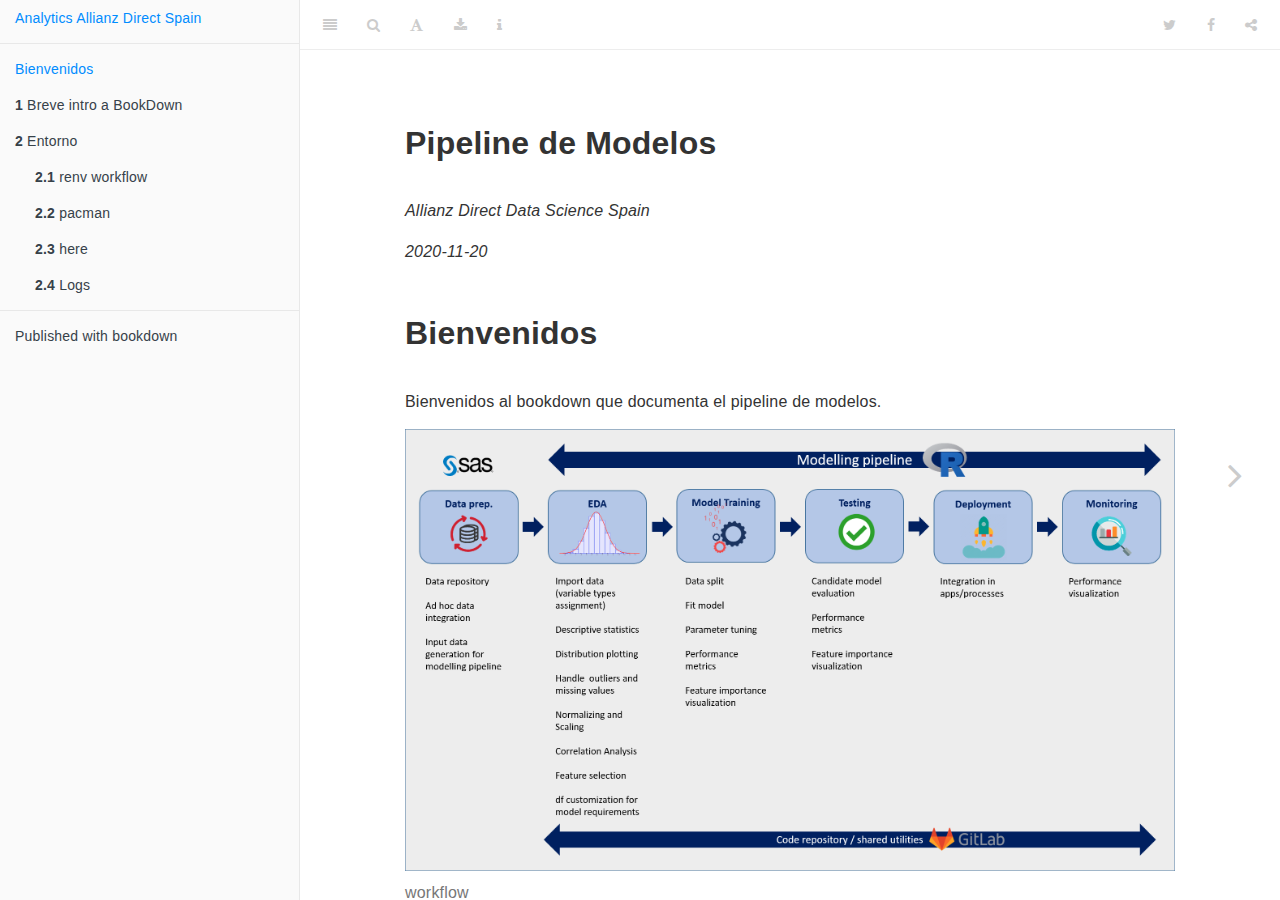
<file: Pipeline_Models_Bookdown/_book/index.html>
<!DOCTYPE html>
<html lang="" xml:lang="">
<head>

  <meta charset="utf-8" />
  <meta http-equiv="X-UA-Compatible" content="IE=edge" />
  <title>Pipeline de Modelos</title>
  <meta name="description" content="Descripcion de procedimientos y decisiones tomadas para realizar el pipeline de modelos." />
  <meta name="generator" content="bookdown 0.21 and GitBook 2.6.7" />

  <meta property="og:title" content="Pipeline de Modelos" />
  <meta property="og:type" content="book" />
  
  
  <meta property="og:description" content="Descripcion de procedimientos y decisiones tomadas para realizar el pipeline de modelos." />
  

  <meta name="twitter:card" content="summary" />
  <meta name="twitter:title" content="Pipeline de Modelos" />
  
  <meta name="twitter:description" content="Descripcion de procedimientos y decisiones tomadas para realizar el pipeline de modelos." />
  

<meta name="author" content="Allianz Direct Data Science Spain" />


<meta name="date" content="2020-11-20" />

  <meta name="viewport" content="width=device-width, initial-scale=1" />
  <meta name="apple-mobile-web-app-capable" content="yes" />
  <meta name="apple-mobile-web-app-status-bar-style" content="black" />
  
  

<link rel="next" href="QuickIntro.html"/>
<script src="libs/header-attrs-2.5/header-attrs.js"></script>
<script src="libs/jquery-2.2.3/jquery.min.js"></script>
<link href="libs/gitbook-2.6.7/css/style.css" rel="stylesheet" />
<link href="libs/gitbook-2.6.7/css/plugin-table.css" rel="stylesheet" />
<link href="libs/gitbook-2.6.7/css/plugin-bookdown.css" rel="stylesheet" />
<link href="libs/gitbook-2.6.7/css/plugin-highlight.css" rel="stylesheet" />
<link href="libs/gitbook-2.6.7/css/plugin-search.css" rel="stylesheet" />
<link href="libs/gitbook-2.6.7/css/plugin-fontsettings.css" rel="stylesheet" />
<link href="libs/gitbook-2.6.7/css/plugin-clipboard.css" rel="stylesheet" />









<link href="libs/anchor-sections-1.0/anchor-sections.css" rel="stylesheet" />
<script src="libs/anchor-sections-1.0/anchor-sections.js"></script>


<style type="text/css">
pre > code.sourceCode { white-space: pre; position: relative; }
pre > code.sourceCode > span { display: inline-block; line-height: 1.25; }
pre > code.sourceCode > span:empty { height: 1.2em; }
code.sourceCode > span { color: inherit; text-decoration: inherit; }
pre.sourceCode { margin: 0; }
@media screen {
div.sourceCode { overflow: auto; }
}
@media print {
pre > code.sourceCode { white-space: pre-wrap; }
pre > code.sourceCode > span { text-indent: -5em; padding-left: 5em; }
}
pre.numberSource code
  { counter-reset: source-line 0; }
pre.numberSource code > span
  { position: relative; left: -4em; counter-increment: source-line; }
pre.numberSource code > span > a:first-child::before
  { content: counter(source-line);
    position: relative; left: -1em; text-align: right; vertical-align: baseline;
    border: none; display: inline-block;
    -webkit-touch-callout: none; -webkit-user-select: none;
    -khtml-user-select: none; -moz-user-select: none;
    -ms-user-select: none; user-select: none;
    padding: 0 4px; width: 4em;
    color: #aaaaaa;
  }
pre.numberSource { margin-left: 3em; border-left: 1px solid #aaaaaa;  padding-left: 4px; }
div.sourceCode
  {   }
@media screen {
pre > code.sourceCode > span > a:first-child::before { text-decoration: underline; }
}
code span.al { color: #ff0000; font-weight: bold; } /* Alert */
code span.an { color: #60a0b0; font-weight: bold; font-style: italic; } /* Annotation */
code span.at { color: #7d9029; } /* Attribute */
code span.bn { color: #40a070; } /* BaseN */
code span.bu { } /* BuiltIn */
code span.cf { color: #007020; font-weight: bold; } /* ControlFlow */
code span.ch { color: #4070a0; } /* Char */
code span.cn { color: #880000; } /* Constant */
code span.co { color: #60a0b0; font-style: italic; } /* Comment */
code span.cv { color: #60a0b0; font-weight: bold; font-style: italic; } /* CommentVar */
code span.do { color: #ba2121; font-style: italic; } /* Documentation */
code span.dt { color: #902000; } /* DataType */
code span.dv { color: #40a070; } /* DecVal */
code span.er { color: #ff0000; font-weight: bold; } /* Error */
code span.ex { } /* Extension */
code span.fl { color: #40a070; } /* Float */
code span.fu { color: #06287e; } /* Function */
code span.im { } /* Import */
code span.in { color: #60a0b0; font-weight: bold; font-style: italic; } /* Information */
code span.kw { color: #007020; font-weight: bold; } /* Keyword */
code span.op { color: #666666; } /* Operator */
code span.ot { color: #007020; } /* Other */
code span.pp { color: #bc7a00; } /* Preprocessor */
code span.sc { color: #4070a0; } /* SpecialChar */
code span.ss { color: #bb6688; } /* SpecialString */
code span.st { color: #4070a0; } /* String */
code span.va { color: #19177c; } /* Variable */
code span.vs { color: #4070a0; } /* VerbatimString */
code span.wa { color: #60a0b0; font-weight: bold; font-style: italic; } /* Warning */
</style>

<link rel="stylesheet" href="style.css" type="text/css" />
</head>

<body>



  <div class="book without-animation with-summary font-size-2 font-family-1" data-basepath=".">

    <div class="book-summary">
      <nav role="navigation">

<ul class="summary">
<li><a href="./">Analytics Allianz Direct Spain</a></li>

<li class="divider"></li>
<li class="chapter" data-level="" data-path="index.html"><a href="index.html"><i class="fa fa-check"></i>Bienvenidos</a></li>
<li class="chapter" data-level="1" data-path="QuickIntro.html"><a href="QuickIntro.html"><i class="fa fa-check"></i><b>1</b> Breve intro a BookDown</a></li>
<li class="chapter" data-level="2" data-path="entorno-renv.html"><a href="entorno-renv.html"><i class="fa fa-check"></i><b>2</b> Entorno</a>
<ul>
<li class="chapter" data-level="2.1" data-path="entorno-renv.html"><a href="entorno-renv.html#renv-workflow"><i class="fa fa-check"></i><b>2.1</b> renv workflow</a></li>
<li class="chapter" data-level="2.2" data-path="entorno-renv.html"><a href="entorno-renv.html#pacman"><i class="fa fa-check"></i><b>2.2</b> pacman</a></li>
<li class="chapter" data-level="2.3" data-path="entorno-renv.html"><a href="entorno-renv.html#here"><i class="fa fa-check"></i><b>2.3</b> here</a></li>
<li class="chapter" data-level="2.4" data-path="entorno-renv.html"><a href="entorno-renv.html#logs"><i class="fa fa-check"></i><b>2.4</b> Logs</a></li>
</ul></li>
<li class="divider"></li>
<li><a href="https://github.com/rstudio/bookdown" target="blank">Published with bookdown</a></li>

</ul>

      </nav>
    </div>

    <div class="book-body">
      <div class="body-inner">
        <div class="book-header" role="navigation">
          <h1>
            <i class="fa fa-circle-o-notch fa-spin"></i><a href="./">Pipeline de Modelos</a>
          </h1>
        </div>

        <div class="page-wrapper" tabindex="-1" role="main">
          <div class="page-inner">

            <section class="normal" id="section-">
<div id="header">
<h1 class="title">Pipeline de Modelos</h1>
<p class="author"><em>Allianz Direct Data Science Spain</em></p>
<p class="date"><em>2020-11-20</em></p>
</div>
<div id="bienvenidos" class="section level1 unnumbered">
<h1>Bienvenidos</h1>
<p>Bienvenidos al bookdown que documenta el pipeline de modelos.</p>
<div class="figure">
<img src="workflow.png" alt="" />
<p class="caption">workflow</p>
</div>
</div>
            </section>

          </div>
        </div>
      </div>

<a href="QuickIntro.html" class="navigation navigation-next navigation-unique" aria-label="Next page"><i class="fa fa-angle-right"></i></a>
    </div>
  </div>
<script src="libs/gitbook-2.6.7/js/app.min.js"></script>
<script src="libs/gitbook-2.6.7/js/lunr.js"></script>
<script src="libs/gitbook-2.6.7/js/clipboard.min.js"></script>
<script src="libs/gitbook-2.6.7/js/plugin-search.js"></script>
<script src="libs/gitbook-2.6.7/js/plugin-sharing.js"></script>
<script src="libs/gitbook-2.6.7/js/plugin-fontsettings.js"></script>
<script src="libs/gitbook-2.6.7/js/plugin-bookdown.js"></script>
<script src="libs/gitbook-2.6.7/js/jquery.highlight.js"></script>
<script src="libs/gitbook-2.6.7/js/plugin-clipboard.js"></script>
<script>
gitbook.require(["gitbook"], function(gitbook) {
gitbook.start({
"sharing": {
"github": false,
"facebook": true,
"twitter": true,
"linkedin": false,
"weibo": false,
"instapaper": false,
"vk": false,
"all": ["facebook", "twitter", "linkedin", "weibo", "instapaper"]
},
"fontsettings": {
"theme": "white",
"family": "sans",
"size": 2
},
"edit": {
"link": null,
"text": null
},
"history": {
"link": null,
"text": null
},
"view": {
"link": null,
"text": null
},
"download": ["Pipeline_Models_Bookdown.pdf", "Pipeline_Models_Bookdown.epub"],
"toc": {
"collapse": "subsection"
}
});
});
</script>

<!-- dynamically load mathjax for compatibility with self-contained -->
<script>
  (function () {
    var script = document.createElement("script");
    script.type = "text/javascript";
    var src = "true";
    if (src === "" || src === "true") src = "https://mathjax.rstudio.com/latest/MathJax.js?config=TeX-MML-AM_CHTML";
    if (location.protocol !== "file:")
      if (/^https?:/.test(src))
        src = src.replace(/^https?:/, '');
    script.src = src;
    document.getElementsByTagName("head")[0].appendChild(script);
  })();
</script>
</body>

</html>
</file>
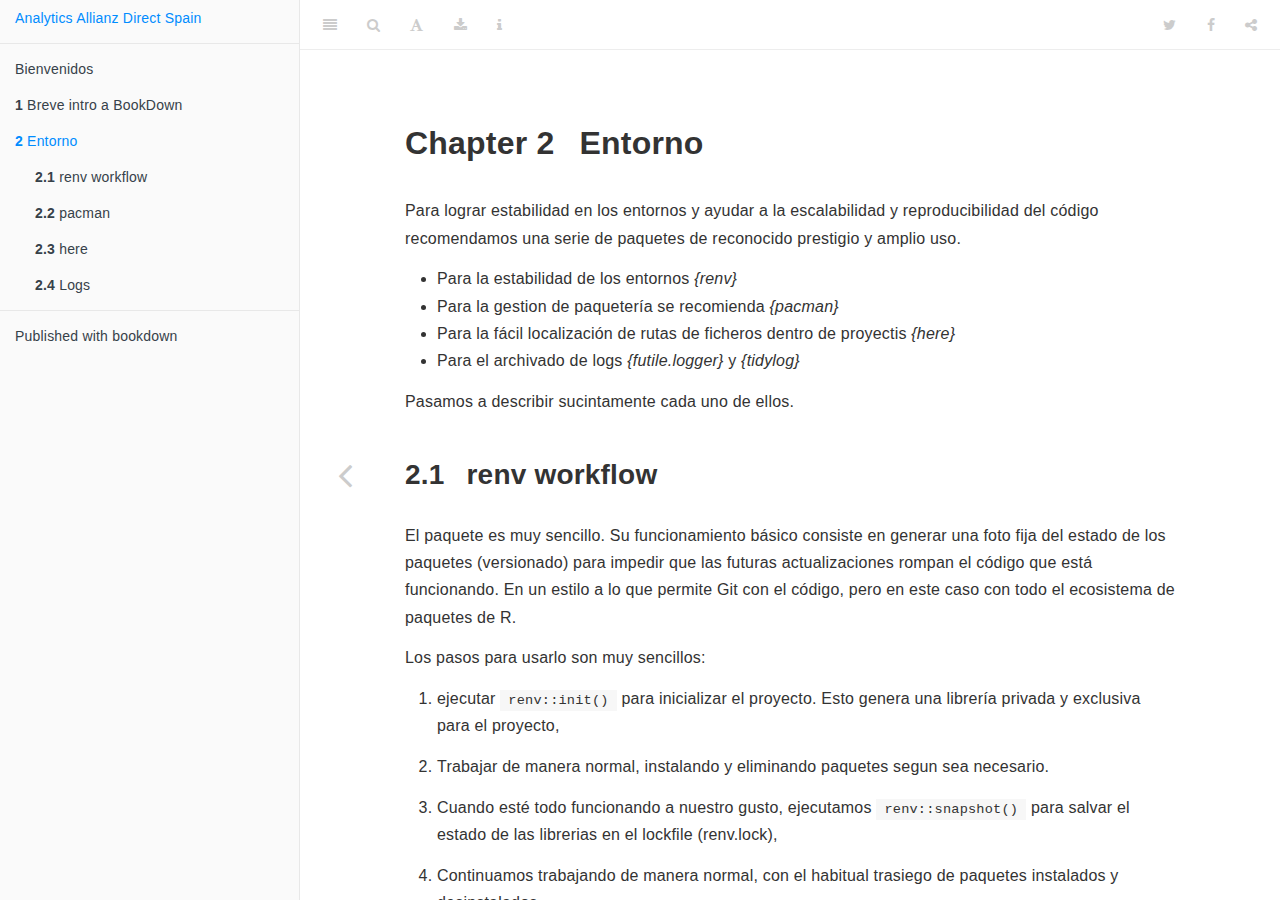
<file: Pipeline_Models_Bookdown/_book/entorno-renv.html>
<!DOCTYPE html>
<html lang="" xml:lang="">
<head>

  <meta charset="utf-8" />
  <meta http-equiv="X-UA-Compatible" content="IE=edge" />
  <title>Chapter 2 Entorno | Pipeline de Modelos</title>
  <meta name="description" content="Descripcion de procedimientos y decisiones tomadas para realizar el pipeline de modelos." />
  <meta name="generator" content="bookdown 0.21 and GitBook 2.6.7" />

  <meta property="og:title" content="Chapter 2 Entorno | Pipeline de Modelos" />
  <meta property="og:type" content="book" />
  
  
  <meta property="og:description" content="Descripcion de procedimientos y decisiones tomadas para realizar el pipeline de modelos." />
  

  <meta name="twitter:card" content="summary" />
  <meta name="twitter:title" content="Chapter 2 Entorno | Pipeline de Modelos" />
  
  <meta name="twitter:description" content="Descripcion de procedimientos y decisiones tomadas para realizar el pipeline de modelos." />
  

<meta name="author" content="Allianz Direct Data Science Spain" />


<meta name="date" content="2020-11-20" />

  <meta name="viewport" content="width=device-width, initial-scale=1" />
  <meta name="apple-mobile-web-app-capable" content="yes" />
  <meta name="apple-mobile-web-app-status-bar-style" content="black" />
  
  
<link rel="prev" href="QuickIntro.html"/>

<script src="libs/header-attrs-2.5/header-attrs.js"></script>
<script src="libs/jquery-2.2.3/jquery.min.js"></script>
<link href="libs/gitbook-2.6.7/css/style.css" rel="stylesheet" />
<link href="libs/gitbook-2.6.7/css/plugin-table.css" rel="stylesheet" />
<link href="libs/gitbook-2.6.7/css/plugin-bookdown.css" rel="stylesheet" />
<link href="libs/gitbook-2.6.7/css/plugin-highlight.css" rel="stylesheet" />
<link href="libs/gitbook-2.6.7/css/plugin-search.css" rel="stylesheet" />
<link href="libs/gitbook-2.6.7/css/plugin-fontsettings.css" rel="stylesheet" />
<link href="libs/gitbook-2.6.7/css/plugin-clipboard.css" rel="stylesheet" />









<link href="libs/anchor-sections-1.0/anchor-sections.css" rel="stylesheet" />
<script src="libs/anchor-sections-1.0/anchor-sections.js"></script>


<style type="text/css">
pre > code.sourceCode { white-space: pre; position: relative; }
pre > code.sourceCode > span { display: inline-block; line-height: 1.25; }
pre > code.sourceCode > span:empty { height: 1.2em; }
code.sourceCode > span { color: inherit; text-decoration: inherit; }
pre.sourceCode { margin: 0; }
@media screen {
div.sourceCode { overflow: auto; }
}
@media print {
pre > code.sourceCode { white-space: pre-wrap; }
pre > code.sourceCode > span { text-indent: -5em; padding-left: 5em; }
}
pre.numberSource code
  { counter-reset: source-line 0; }
pre.numberSource code > span
  { position: relative; left: -4em; counter-increment: source-line; }
pre.numberSource code > span > a:first-child::before
  { content: counter(source-line);
    position: relative; left: -1em; text-align: right; vertical-align: baseline;
    border: none; display: inline-block;
    -webkit-touch-callout: none; -webkit-user-select: none;
    -khtml-user-select: none; -moz-user-select: none;
    -ms-user-select: none; user-select: none;
    padding: 0 4px; width: 4em;
    color: #aaaaaa;
  }
pre.numberSource { margin-left: 3em; border-left: 1px solid #aaaaaa;  padding-left: 4px; }
div.sourceCode
  {   }
@media screen {
pre > code.sourceCode > span > a:first-child::before { text-decoration: underline; }
}
code span.al { color: #ff0000; font-weight: bold; } /* Alert */
code span.an { color: #60a0b0; font-weight: bold; font-style: italic; } /* Annotation */
code span.at { color: #7d9029; } /* Attribute */
code span.bn { color: #40a070; } /* BaseN */
code span.bu { } /* BuiltIn */
code span.cf { color: #007020; font-weight: bold; } /* ControlFlow */
code span.ch { color: #4070a0; } /* Char */
code span.cn { color: #880000; } /* Constant */
code span.co { color: #60a0b0; font-style: italic; } /* Comment */
code span.cv { color: #60a0b0; font-weight: bold; font-style: italic; } /* CommentVar */
code span.do { color: #ba2121; font-style: italic; } /* Documentation */
code span.dt { color: #902000; } /* DataType */
code span.dv { color: #40a070; } /* DecVal */
code span.er { color: #ff0000; font-weight: bold; } /* Error */
code span.ex { } /* Extension */
code span.fl { color: #40a070; } /* Float */
code span.fu { color: #06287e; } /* Function */
code span.im { } /* Import */
code span.in { color: #60a0b0; font-weight: bold; font-style: italic; } /* Information */
code span.kw { color: #007020; font-weight: bold; } /* Keyword */
code span.op { color: #666666; } /* Operator */
code span.ot { color: #007020; } /* Other */
code span.pp { color: #bc7a00; } /* Preprocessor */
code span.sc { color: #4070a0; } /* SpecialChar */
code span.ss { color: #bb6688; } /* SpecialString */
code span.st { color: #4070a0; } /* String */
code span.va { color: #19177c; } /* Variable */
code span.vs { color: #4070a0; } /* VerbatimString */
code span.wa { color: #60a0b0; font-weight: bold; font-style: italic; } /* Warning */
</style>

<link rel="stylesheet" href="style.css" type="text/css" />
</head>

<body>



  <div class="book without-animation with-summary font-size-2 font-family-1" data-basepath=".">

    <div class="book-summary">
      <nav role="navigation">

<ul class="summary">
<li><a href="./">Analytics Allianz Direct Spain</a></li>

<li class="divider"></li>
<li class="chapter" data-level="" data-path="index.html"><a href="index.html"><i class="fa fa-check"></i>Bienvenidos</a></li>
<li class="chapter" data-level="1" data-path="QuickIntro.html"><a href="QuickIntro.html"><i class="fa fa-check"></i><b>1</b> Breve intro a BookDown</a></li>
<li class="chapter" data-level="2" data-path="entorno-renv.html"><a href="entorno-renv.html"><i class="fa fa-check"></i><b>2</b> Entorno</a>
<ul>
<li class="chapter" data-level="2.1" data-path="entorno-renv.html"><a href="entorno-renv.html#renv-workflow"><i class="fa fa-check"></i><b>2.1</b> renv workflow</a></li>
<li class="chapter" data-level="2.2" data-path="entorno-renv.html"><a href="entorno-renv.html#pacman"><i class="fa fa-check"></i><b>2.2</b> pacman</a></li>
<li class="chapter" data-level="2.3" data-path="entorno-renv.html"><a href="entorno-renv.html#here"><i class="fa fa-check"></i><b>2.3</b> here</a></li>
<li class="chapter" data-level="2.4" data-path="entorno-renv.html"><a href="entorno-renv.html#logs"><i class="fa fa-check"></i><b>2.4</b> Logs</a></li>
</ul></li>
<li class="divider"></li>
<li><a href="https://github.com/rstudio/bookdown" target="blank">Published with bookdown</a></li>

</ul>

      </nav>
    </div>

    <div class="book-body">
      <div class="body-inner">
        <div class="book-header" role="navigation">
          <h1>
            <i class="fa fa-circle-o-notch fa-spin"></i><a href="./">Pipeline de Modelos</a>
          </h1>
        </div>

        <div class="page-wrapper" tabindex="-1" role="main">
          <div class="page-inner">

            <section class="normal" id="section-">
<div id="entorno-renv" class="section level1" number="2">
<h1><span class="header-section-number">Chapter 2</span> Entorno</h1>
<p>Para lograr estabilidad en los entornos y ayudar a la escalabilidad y reproducibilidad del código recomendamos una serie de paquetes de reconocido prestigio y amplio uso.</p>
<ul>
<li>Para la estabilidad de los entornos <em>{renv}</em></li>
<li>Para la gestion de paquetería se recomienda <em>{pacman}</em></li>
<li>Para la fácil localización de rutas de ficheros dentro de proyectis <em>{here}</em></li>
<li>Para el archivado de logs <em>{futile.logger}</em> y <em>{tidylog}</em></li>
</ul>
<p>Pasamos a describir sucintamente cada uno de ellos.</p>
<div id="renv-workflow" class="section level2" number="2.1">
<h2><span class="header-section-number">2.1</span> renv workflow</h2>
<p>El paquete es muy sencillo. Su funcionamiento básico consiste en generar una foto fija del estado de los paquetes (versionado) para impedir que las futuras actualizaciones rompan el código que está funcionando. En un estilo a lo que permite Git con el código, pero en este caso con todo el ecosistema de paquetes de R.</p>
<p>Los pasos para usarlo son muy sencillos:</p>
<ol style="list-style-type: decimal">
<li><p>ejecutar <code>renv::init()</code> para inicializar el proyecto. Esto genera una librería privada y exclusiva para el proyecto,</p></li>
<li><p>Trabajar de manera normal, instalando y eliminando paquetes segun sea necesario.</p></li>
<li><p>Cuando esté todo funcionando a nuestro gusto, ejecutamos <code>renv::snapshot()</code> para salvar el estado de las librerias en el lockfile (renv.lock),</p></li>
<li><p>Continuamos trabajando de manera normal, con el habitual trasiego de paquetes instalados y desinstalados.</p></li>
<li><p>Ejecutamos <code>renv::snapshot()</code> de nuevo para salvar el estado de la librería si todo funciona a nuestro gusto. En caso de que algo falle, solamente hay que llamar a <code>renv::restore()</code> para revertir la librería al estado anterior.</p></li>
</ol>
<p>Dejo aqui los enlaces a la <em>documentación</em> del paquete:</p>
<p><a href="https://rstudio.github.io/renv/articles/renv.html">renv documentation</a></p>
</div>
<div id="pacman" class="section level2" number="2.2">
<h2><span class="header-section-number">2.2</span> pacman</h2>
<p>La carga de paquetes cuando se mueven los scripts de entorno, conlleva una adecuada gestión de los mismos. Colaborando con {renv} podemos facilitar mucho el uso y la colaboración si incluimos {pacman} al inicio de cada script de este modo:</p>
<div class="sourceCode" id="cb4"><pre class="sourceCode r"><code class="sourceCode r"><span id="cb4-1"><a href="entorno-renv.html#cb4-1" aria-hidden="true" tabindex="-1"></a><span class="cf">if</span> (<span class="sc">!</span><span class="fu">require</span>(devtools)) {</span>
<span id="cb4-2"><a href="entorno-renv.html#cb4-2" aria-hidden="true" tabindex="-1"></a>  <span class="fu">install.packages</span>(<span class="st">&quot;devtools&quot;</span>, <span class="at">repos =</span> <span class="st">&quot;http://cran.rstudio.com/&quot;</span>)</span>
<span id="cb4-3"><a href="entorno-renv.html#cb4-3" aria-hidden="true" tabindex="-1"></a>}</span>
<span id="cb4-4"><a href="entorno-renv.html#cb4-4" aria-hidden="true" tabindex="-1"></a><span class="cf">if</span> (<span class="sc">!</span><span class="fu">require</span>(pacman)) {</span>
<span id="cb4-5"><a href="entorno-renv.html#cb4-5" aria-hidden="true" tabindex="-1"></a>  <span class="fu">install.packages</span>(<span class="st">&quot;pacman&quot;</span>, <span class="at">repos =</span> <span class="st">&quot;http://cran.rstudio.com/&quot;</span>)</span>
<span id="cb4-6"><a href="entorno-renv.html#cb4-6" aria-hidden="true" tabindex="-1"></a>}</span>
<span id="cb4-7"><a href="entorno-renv.html#cb4-7" aria-hidden="true" tabindex="-1"></a>pacman<span class="sc">::</span><span class="fu">p_load</span>(tidyverse,</span>
<span id="cb4-8"><a href="entorno-renv.html#cb4-8" aria-hidden="true" tabindex="-1"></a>               rio,</span>
<span id="cb4-9"><a href="entorno-renv.html#cb4-9" aria-hidden="true" tabindex="-1"></a>               skimr,</span>
<span id="cb4-10"><a href="entorno-renv.html#cb4-10" aria-hidden="true" tabindex="-1"></a>               stringr,</span>
<span id="cb4-11"><a href="entorno-renv.html#cb4-11" aria-hidden="true" tabindex="-1"></a>               summarytools,</span>
<span id="cb4-12"><a href="entorno-renv.html#cb4-12" aria-hidden="true" tabindex="-1"></a>               tibble,</span>
<span id="cb4-13"><a href="entorno-renv.html#cb4-13" aria-hidden="true" tabindex="-1"></a>               tidylog,</span>
<span id="cb4-14"><a href="entorno-renv.html#cb4-14" aria-hidden="true" tabindex="-1"></a>               reactable,</span>
<span id="cb4-15"><a href="entorno-renv.html#cb4-15" aria-hidden="true" tabindex="-1"></a>               futile.logger)</span></code></pre></div>
<p>pacman comprueba si el paquete está presente en la librería, y lo carga en memoria. Al mismo tiempo, si el paquete no existe, lo instala de manera automática.</p>
<p>Además tiene muchas otras funciones para gestionar nuestra librería.</p>
<p>Documentación de Pacman
<a href="http://trinker.github.io/pacman/vignettes/Introduction_to_pacman.html" class="uri">http://trinker.github.io/pacman/vignettes/Introduction_to_pacman.html</a></p>
</div>
<div id="here" class="section level2" number="2.3">
<h2><span class="header-section-number">2.3</span> here</h2>
<p>Siempre es una locura estar localizando ficheros de entrada o de salida en nuestro código. {here} facilita nuestra tarea convirtiéndose en un gestor de ficheros tomando como raiz el proyecto en el que estemos trabajando, permitiendonos gestionar de manera transparente los diferentes <code>paths</code> utilizados.</p>
<p>Por ejemplo, aqui definimos el fichero de entrada de datos sin preocuparnos de dónde se encuentre dentro de nuestro proyecto. No hace falta hacer el consabido <code>setwd()</code> que puede además traer problemas y está desaconsejado.</p>
<p>Definición de la ruta a un fichero:</p>
<div class="sourceCode" id="cb5"><pre class="sourceCode r"><code class="sourceCode r"><span id="cb5-1"><a href="entorno-renv.html#cb5-1" aria-hidden="true" tabindex="-1"></a>pacman<span class="sc">::</span><span class="fu">p_load</span>(here)</span>
<span id="cb5-2"><a href="entorno-renv.html#cb5-2" aria-hidden="true" tabindex="-1"></a></span>
<span id="cb5-3"><a href="entorno-renv.html#cb5-3" aria-hidden="true" tabindex="-1"></a>ruta_entrada <span class="ot">&lt;-</span> here<span class="sc">::</span><span class="fu">here</span>(<span class="st">&#39;data.csv&#39;</span>)</span></code></pre></div>
<p>Definición de ruta a un directorio y lectura de un fichero:</p>
<div class="sourceCode" id="cb6"><pre class="sourceCode r"><code class="sourceCode r"><span id="cb6-1"><a href="entorno-renv.html#cb6-1" aria-hidden="true" tabindex="-1"></a><span class="fu">here</span>(<span class="st">&quot;one&quot;</span>, <span class="st">&quot;two&quot;</span>, <span class="st">&quot;awesome.txt&quot;</span>)</span>
<span id="cb6-2"><a href="entorno-renv.html#cb6-2" aria-hidden="true" tabindex="-1"></a><span class="co">#&gt; [1] &quot;/Users/jvera/proyectos/one/two/awesome.txt&quot;</span></span>
<span id="cb6-3"><a href="entorno-renv.html#cb6-3" aria-hidden="true" tabindex="-1"></a><span class="co">#</span></span>
<span id="cb6-4"><a href="entorno-renv.html#cb6-4" aria-hidden="true" tabindex="-1"></a><span class="fu">cat</span>(<span class="fu">readLines</span>(<span class="fu">here</span>(<span class="st">&quot;one&quot;</span>, <span class="st">&quot;two&quot;</span>, <span class="st">&quot;awesome.txt&quot;</span>)))</span>
<span id="cb6-5"><a href="entorno-renv.html#cb6-5" aria-hidden="true" tabindex="-1"></a><span class="co">#&gt; hola chicos que tal?!</span></span></code></pre></div>
<p>Documentación del paquete {here}</p>
<p><a href="https://here.r-lib.org/" class="uri">https://here.r-lib.org/</a></p>
</div>
<div id="logs" class="section level2" number="2.4">
<h2><span class="header-section-number">2.4</span> Logs</h2>
<p>Para el seguimiento de las operaciones, tanto en el momento del desarrollo como en las investigaciones posteriores, es muy útil contar con el concurso de los logs a disco.
Tener un log nos permite siempre ver en tiempo real cómo está funcionando la aplicación y además guardar constancia de las anteriores ejecuciones en caso de problemas.</p>
<p>Para ello podemos utilizar 2 paquetes ampliamente usados para estos menesteres:</p>
<p>{futile.logger} y {tidylog}</p>
<p>Con este simple snippet de código tendremos siempre volcadas a disco todas las operaciones. De manera automática en el caso de {tidylog} y de manera manual a nuestra discrección en el caso de {futile.logger}</p>
<p>La única precaución a tomar es que {tidylog} debe ser siempre el último paquete cargado.</p>
<div class="sourceCode" id="cb7"><pre class="sourceCode r"><code class="sourceCode r"><span id="cb7-1"><a href="entorno-renv.html#cb7-1" aria-hidden="true" tabindex="-1"></a>pacman<span class="sc">::</span><span class="fu">p_load</span>(here, tidyverse, futile.logger, tidylog)</span>
<span id="cb7-2"><a href="entorno-renv.html#cb7-2" aria-hidden="true" tabindex="-1"></a></span>
<span id="cb7-3"><a href="entorno-renv.html#cb7-3" aria-hidden="true" tabindex="-1"></a></span>
<span id="cb7-4"><a href="entorno-renv.html#cb7-4" aria-hidden="true" tabindex="-1"></a><span class="co"># definimos la ruta al log dentro de nuestro proyecto</span></span>
<span id="cb7-5"><a href="entorno-renv.html#cb7-5" aria-hidden="true" tabindex="-1"></a><span class="co"># </span></span>
<span id="cb7-6"><a href="entorno-renv.html#cb7-6" aria-hidden="true" tabindex="-1"></a>ruta_log <span class="ot">&lt;-</span> here<span class="sc">::</span><span class="fu">here</span>(<span class="st">&#39;nombre-proyecto.log&#39;</span>)</span>
<span id="cb7-7"><a href="entorno-renv.html#cb7-7" aria-hidden="true" tabindex="-1"></a></span>
<span id="cb7-8"><a href="entorno-renv.html#cb7-8" aria-hidden="true" tabindex="-1"></a></span>
<span id="cb7-9"><a href="entorno-renv.html#cb7-9" aria-hidden="true" tabindex="-1"></a><span class="co"># si el fichero no existe, lo crea</span></span>
<span id="cb7-10"><a href="entorno-renv.html#cb7-10" aria-hidden="true" tabindex="-1"></a><span class="co"># </span></span>
<span id="cb7-11"><a href="entorno-renv.html#cb7-11" aria-hidden="true" tabindex="-1"></a><span class="cf">if</span> (<span class="sc">!</span><span class="fu">file.exists</span>(ruta_log)) {</span>
<span id="cb7-12"><a href="entorno-renv.html#cb7-12" aria-hidden="true" tabindex="-1"></a>  <span class="fu">file.create</span>(ruta_log)</span>
<span id="cb7-13"><a href="entorno-renv.html#cb7-13" aria-hidden="true" tabindex="-1"></a>}</span>
<span id="cb7-14"><a href="entorno-renv.html#cb7-14" aria-hidden="true" tabindex="-1"></a></span>
<span id="cb7-15"><a href="entorno-renv.html#cb7-15" aria-hidden="true" tabindex="-1"></a></span>
<span id="cb7-16"><a href="entorno-renv.html#cb7-16" aria-hidden="true" tabindex="-1"></a><span class="co"># Creamos una instancia del gestor del log</span></span>
<span id="cb7-17"><a href="entorno-renv.html#cb7-17" aria-hidden="true" tabindex="-1"></a><span class="co"># </span></span>
<span id="cb7-18"><a href="entorno-renv.html#cb7-18" aria-hidden="true" tabindex="-1"></a><span class="fu">invisible</span>(futile.logger<span class="sc">::</span><span class="fu">flog.appender</span>(<span class="fu">appender.file</span>(ruta_log)))</span>
<span id="cb7-19"><a href="entorno-renv.html#cb7-19" aria-hidden="true" tabindex="-1"></a></span>
<span id="cb7-20"><a href="entorno-renv.html#cb7-20" aria-hidden="true" tabindex="-1"></a></span>
<span id="cb7-21"><a href="entorno-renv.html#cb7-21" aria-hidden="true" tabindex="-1"></a><span class="co"># asignamos a la función de error una salida que vuelque al log los errores</span></span>
<span id="cb7-22"><a href="entorno-renv.html#cb7-22" aria-hidden="true" tabindex="-1"></a><span class="co"># </span></span>
<span id="cb7-23"><a href="entorno-renv.html#cb7-23" aria-hidden="true" tabindex="-1"></a><span class="fu">options</span>(<span class="at">error =</span> <span class="cf">function</span>() { <span class="fu">flog.error</span>(<span class="fu">geterrmessage</span>()) ; <span class="fu">traceback</span>() ; <span class="fu">stop</span>() })</span>
<span id="cb7-24"><a href="entorno-renv.html#cb7-24" aria-hidden="true" tabindex="-1"></a></span>
<span id="cb7-25"><a href="entorno-renv.html#cb7-25" aria-hidden="true" tabindex="-1"></a><span class="co"># asignamos el volcado de los procesos automaticos al fichero en disco</span></span>
<span id="cb7-26"><a href="entorno-renv.html#cb7-26" aria-hidden="true" tabindex="-1"></a><span class="co"># </span></span>
<span id="cb7-27"><a href="entorno-renv.html#cb7-27" aria-hidden="true" tabindex="-1"></a>tidylog_to_file <span class="ot">&lt;-</span> <span class="cf">function</span>(text) <span class="fu">flog.info</span>(text)</span>
<span id="cb7-28"><a href="entorno-renv.html#cb7-28" aria-hidden="true" tabindex="-1"></a><span class="fu">options</span>(<span class="st">&quot;tidylog.display&quot;</span> <span class="ot">=</span> <span class="fu">list</span>(message, tidylog_to_file))</span>
<span id="cb7-29"><a href="entorno-renv.html#cb7-29" aria-hidden="true" tabindex="-1"></a></span>
<span id="cb7-30"><a href="entorno-renv.html#cb7-30" aria-hidden="true" tabindex="-1"></a></span>
<span id="cb7-31"><a href="entorno-renv.html#cb7-31" aria-hidden="true" tabindex="-1"></a><span class="co"># ejemplo de volcado personalizado al log</span></span>
<span id="cb7-32"><a href="entorno-renv.html#cb7-32" aria-hidden="true" tabindex="-1"></a><span class="co"># </span></span>
<span id="cb7-33"><a href="entorno-renv.html#cb7-33" aria-hidden="true" tabindex="-1"></a><span class="fu">flog.info</span>(<span class="st">&quot;################## PROGRAM STARTED ########################&quot;</span>)</span>
<span id="cb7-34"><a href="entorno-renv.html#cb7-34" aria-hidden="true" tabindex="-1"></a><span class="fu">flog.info</span>(<span class="fu">Sys.time</span>())</span>
<span id="cb7-35"><a href="entorno-renv.html#cb7-35" aria-hidden="true" tabindex="-1"></a></span>
<span id="cb7-36"><a href="entorno-renv.html#cb7-36" aria-hidden="true" tabindex="-1"></a></span>
<span id="cb7-37"><a href="entorno-renv.html#cb7-37" aria-hidden="true" tabindex="-1"></a><span class="co"># el resto de operaciones de dplyr se van volcando de manera automatica al log.</span></span></code></pre></div>
<p>Disponemos de diferents appenders con diferentes niveles de criticidad según queramos dar más o menos énfasis:</p>
<div class="sourceCode" id="cb8"><pre class="sourceCode r"><code class="sourceCode r"><span id="cb8-1"><a href="entorno-renv.html#cb8-1" aria-hidden="true" tabindex="-1"></a><span class="fu">flog.info</span>(<span class="st">&quot;esto es un mensaje informativo &quot;</span>)</span>
<span id="cb8-2"><a href="entorno-renv.html#cb8-2" aria-hidden="true" tabindex="-1"></a></span>
<span id="cb8-3"><a href="entorno-renv.html#cb8-3" aria-hidden="true" tabindex="-1"></a><span class="fu">flog.error</span>(<span class="st">&quot;Esto es un error&quot;</span>)</span>
<span id="cb8-4"><a href="entorno-renv.html#cb8-4" aria-hidden="true" tabindex="-1"></a></span>
<span id="cb8-5"><a href="entorno-renv.html#cb8-5" aria-hidden="true" tabindex="-1"></a><span class="fu">flog.warn</span>(<span class="st">&quot;esto es una alerta&quot;</span>)</span></code></pre></div>
<p>Documentacion de los dos paquetes</p>
<p>tidylog
<a href="https://github.com/elbersb/tidylog" class="uri">https://github.com/elbersb/tidylog</a></p>
<p>futile.logger
<a href="https://cartesianfaith.com/2013/03/10/better-logging-in-r-aka-futile-logger-1-3-0-released/" class="uri">https://cartesianfaith.com/2013/03/10/better-logging-in-r-aka-futile-logger-1-3-0-released/</a></p>

<div id="refs" class="references csl-bib-body hanging-indent">
<div id="ref-xie2015" class="csl-entry">
Xie, Yihui. 2015. <em>Dynamic Documents with <span>R</span> and Knitr</em>. 2nd ed. Boca Raton, Florida: Chapman; Hall/CRC. <a href="http://yihui.org/knitr/">http://yihui.org/knitr/</a>.
</div>
<div id="ref-R-bookdown" class="csl-entry">
———. 2020. <em>Bookdown: Authoring Books and Technical Documents with r Markdown</em>. <a href="https://github.com/rstudio/bookdown">https://github.com/rstudio/bookdown</a>.
</div>
</div>
</div>
</div>
            </section>

          </div>
        </div>
      </div>
<a href="QuickIntro.html" class="navigation navigation-prev navigation-unique" aria-label="Previous page"><i class="fa fa-angle-left"></i></a>

    </div>
  </div>
<script src="libs/gitbook-2.6.7/js/app.min.js"></script>
<script src="libs/gitbook-2.6.7/js/lunr.js"></script>
<script src="libs/gitbook-2.6.7/js/clipboard.min.js"></script>
<script src="libs/gitbook-2.6.7/js/plugin-search.js"></script>
<script src="libs/gitbook-2.6.7/js/plugin-sharing.js"></script>
<script src="libs/gitbook-2.6.7/js/plugin-fontsettings.js"></script>
<script src="libs/gitbook-2.6.7/js/plugin-bookdown.js"></script>
<script src="libs/gitbook-2.6.7/js/jquery.highlight.js"></script>
<script src="libs/gitbook-2.6.7/js/plugin-clipboard.js"></script>
<script>
gitbook.require(["gitbook"], function(gitbook) {
gitbook.start({
"sharing": {
"github": false,
"facebook": true,
"twitter": true,
"linkedin": false,
"weibo": false,
"instapaper": false,
"vk": false,
"all": ["facebook", "twitter", "linkedin", "weibo", "instapaper"]
},
"fontsettings": {
"theme": "white",
"family": "sans",
"size": 2
},
"edit": {
"link": null,
"text": null
},
"history": {
"link": null,
"text": null
},
"view": {
"link": null,
"text": null
},
"download": ["Pipeline_Models_Bookdown.pdf", "Pipeline_Models_Bookdown.epub"],
"toc": {
"collapse": "subsection"
}
});
});
</script>

<!-- dynamically load mathjax for compatibility with self-contained -->
<script>
  (function () {
    var script = document.createElement("script");
    script.type = "text/javascript";
    var src = "true";
    if (src === "" || src === "true") src = "https://mathjax.rstudio.com/latest/MathJax.js?config=TeX-MML-AM_CHTML";
    if (location.protocol !== "file:")
      if (/^https?:/.test(src))
        src = src.replace(/^https?:/, '');
    script.src = src;
    document.getElementsByTagName("head")[0].appendChild(script);
  })();
</script>
</body>

</html>
</file>
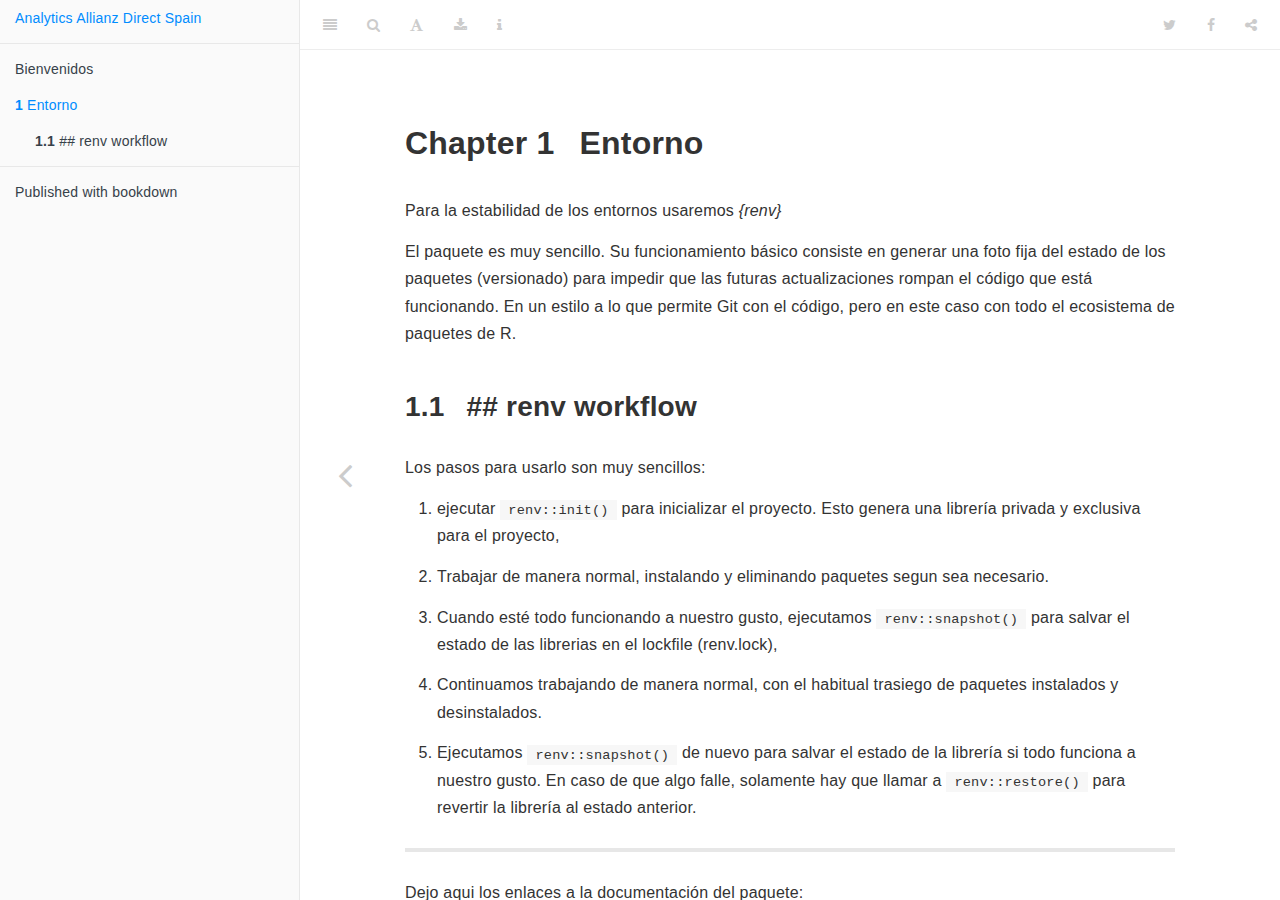
<file: Pipeline_Models_Bookdown/_book/entorno.html>
<!DOCTYPE html>
<html lang="" xml:lang="">
<head>

  <meta charset="utf-8" />
  <meta http-equiv="X-UA-Compatible" content="IE=edge" />
  <title>Chapter 1 Entorno | Pipeline de Modelos</title>
  <meta name="description" content="Descripcion de procedimientos y decisiones tomadas para realizar el pipeline de modelos." />
  <meta name="generator" content="bookdown 0.21 and GitBook 2.6.7" />

  <meta property="og:title" content="Chapter 1 Entorno | Pipeline de Modelos" />
  <meta property="og:type" content="book" />
  
  
  <meta property="og:description" content="Descripcion de procedimientos y decisiones tomadas para realizar el pipeline de modelos." />
  

  <meta name="twitter:card" content="summary" />
  <meta name="twitter:title" content="Chapter 1 Entorno | Pipeline de Modelos" />
  
  <meta name="twitter:description" content="Descripcion de procedimientos y decisiones tomadas para realizar el pipeline de modelos." />
  

<meta name="author" content="Allianz Direct Data Science Spain" />


<meta name="date" content="2020-11-20" />

  <meta name="viewport" content="width=device-width, initial-scale=1" />
  <meta name="apple-mobile-web-app-capable" content="yes" />
  <meta name="apple-mobile-web-app-status-bar-style" content="black" />
  
  
<link rel="prev" href="index.html"/>

<script src="libs/header-attrs-2.5/header-attrs.js"></script>
<script src="libs/jquery-2.2.3/jquery.min.js"></script>
<link href="libs/gitbook-2.6.7/css/style.css" rel="stylesheet" />
<link href="libs/gitbook-2.6.7/css/plugin-table.css" rel="stylesheet" />
<link href="libs/gitbook-2.6.7/css/plugin-bookdown.css" rel="stylesheet" />
<link href="libs/gitbook-2.6.7/css/plugin-highlight.css" rel="stylesheet" />
<link href="libs/gitbook-2.6.7/css/plugin-search.css" rel="stylesheet" />
<link href="libs/gitbook-2.6.7/css/plugin-fontsettings.css" rel="stylesheet" />
<link href="libs/gitbook-2.6.7/css/plugin-clipboard.css" rel="stylesheet" />









<link href="libs/anchor-sections-1.0/anchor-sections.css" rel="stylesheet" />
<script src="libs/anchor-sections-1.0/anchor-sections.js"></script>



<link rel="stylesheet" href="style.css" type="text/css" />
</head>

<body>



  <div class="book without-animation with-summary font-size-2 font-family-1" data-basepath=".">

    <div class="book-summary">
      <nav role="navigation">

<ul class="summary">
<li><a href="./">Analytics Allianz Direct Spain</a></li>

<li class="divider"></li>
<li class="chapter" data-level="" data-path="index.html"><a href="index.html"><i class="fa fa-check"></i>Bienvenidos</a></li>
<li class="chapter" data-level="1" data-path="entorno.html"><a href="entorno.html"><i class="fa fa-check"></i><b>1</b> Entorno</a>
<ul>
<li class="chapter" data-level="1.1" data-path="entorno.html"><a href="entorno.html#renv-workflow"><i class="fa fa-check"></i><b>1.1</b> ## renv workflow</a></li>
</ul></li>
<li class="divider"></li>
<li><a href="https://github.com/rstudio/bookdown" target="blank">Published with bookdown</a></li>

</ul>

      </nav>
    </div>

    <div class="book-body">
      <div class="body-inner">
        <div class="book-header" role="navigation">
          <h1>
            <i class="fa fa-circle-o-notch fa-spin"></i><a href="./">Pipeline de Modelos</a>
          </h1>
        </div>

        <div class="page-wrapper" tabindex="-1" role="main">
          <div class="page-inner">

            <section class="normal" id="section-">
<div id="entorno" class="section level1" number="1">
<h1><span class="header-section-number">Chapter 1</span> Entorno</h1>
<p>Para la estabilidad de los entornos usaremos <em>{renv}</em></p>
<p>El paquete es muy sencillo. Su funcionamiento básico consiste en generar una foto fija del estado de los paquetes (versionado) para impedir que las futuras actualizaciones rompan el código que está funcionando. En un estilo a lo que permite Git con el código, pero en este caso con todo el ecosistema de paquetes de R.</p>
<div id="renv-workflow" class="section level2" number="1.1">
<h2><span class="header-section-number">1.1</span> ## renv workflow</h2>
<p>Los pasos para usarlo son muy sencillos:</p>
<ol style="list-style-type: decimal">
<li><p>ejecutar <code>renv::init()</code> para inicializar el proyecto. Esto genera una librería privada y exclusiva para el proyecto,</p></li>
<li><p>Trabajar de manera normal, instalando y eliminando paquetes segun sea necesario.</p></li>
<li><p>Cuando esté todo funcionando a nuestro gusto, ejecutamos <code>renv::snapshot()</code> para salvar el estado de las librerias en el lockfile (renv.lock),</p></li>
<li><p>Continuamos trabajando de manera normal, con el habitual trasiego de paquetes instalados y desinstalados.</p></li>
<li><p>Ejecutamos <code>renv::snapshot()</code> de nuevo para salvar el estado de la librería si todo funciona a nuestro gusto. En caso de que algo falle, solamente hay que llamar a <code>renv::restore()</code> para revertir la librería al estado anterior.</p></li>
</ol>
<hr />
<p>Dejo aqui los enlaces a la documentación del paquete:</p>
<p><a href="https://rstudio.github.io/renv/articles/renv.html">renv documentation</a></p>

</div>
</div>
            </section>

          </div>
        </div>
      </div>
<a href="index.html" class="navigation navigation-prev navigation-unique" aria-label="Previous page"><i class="fa fa-angle-left"></i></a>

    </div>
  </div>
<script src="libs/gitbook-2.6.7/js/app.min.js"></script>
<script src="libs/gitbook-2.6.7/js/lunr.js"></script>
<script src="libs/gitbook-2.6.7/js/clipboard.min.js"></script>
<script src="libs/gitbook-2.6.7/js/plugin-search.js"></script>
<script src="libs/gitbook-2.6.7/js/plugin-sharing.js"></script>
<script src="libs/gitbook-2.6.7/js/plugin-fontsettings.js"></script>
<script src="libs/gitbook-2.6.7/js/plugin-bookdown.js"></script>
<script src="libs/gitbook-2.6.7/js/jquery.highlight.js"></script>
<script src="libs/gitbook-2.6.7/js/plugin-clipboard.js"></script>
<script>
gitbook.require(["gitbook"], function(gitbook) {
gitbook.start({
"sharing": {
"github": false,
"facebook": true,
"twitter": true,
"linkedin": false,
"weibo": false,
"instapaper": false,
"vk": false,
"all": ["facebook", "twitter", "linkedin", "weibo", "instapaper"]
},
"fontsettings": {
"theme": "white",
"family": "sans",
"size": 2
},
"edit": {
"link": null,
"text": null
},
"history": {
"link": null,
"text": null
},
"view": {
"link": null,
"text": null
},
"download": ["Pipeline_Models_Bookdown.pdf", "Pipeline_Models_Bookdown.epub"],
"toc": {
"collapse": "subsection"
}
});
});
</script>

</body>

</html>
</file>
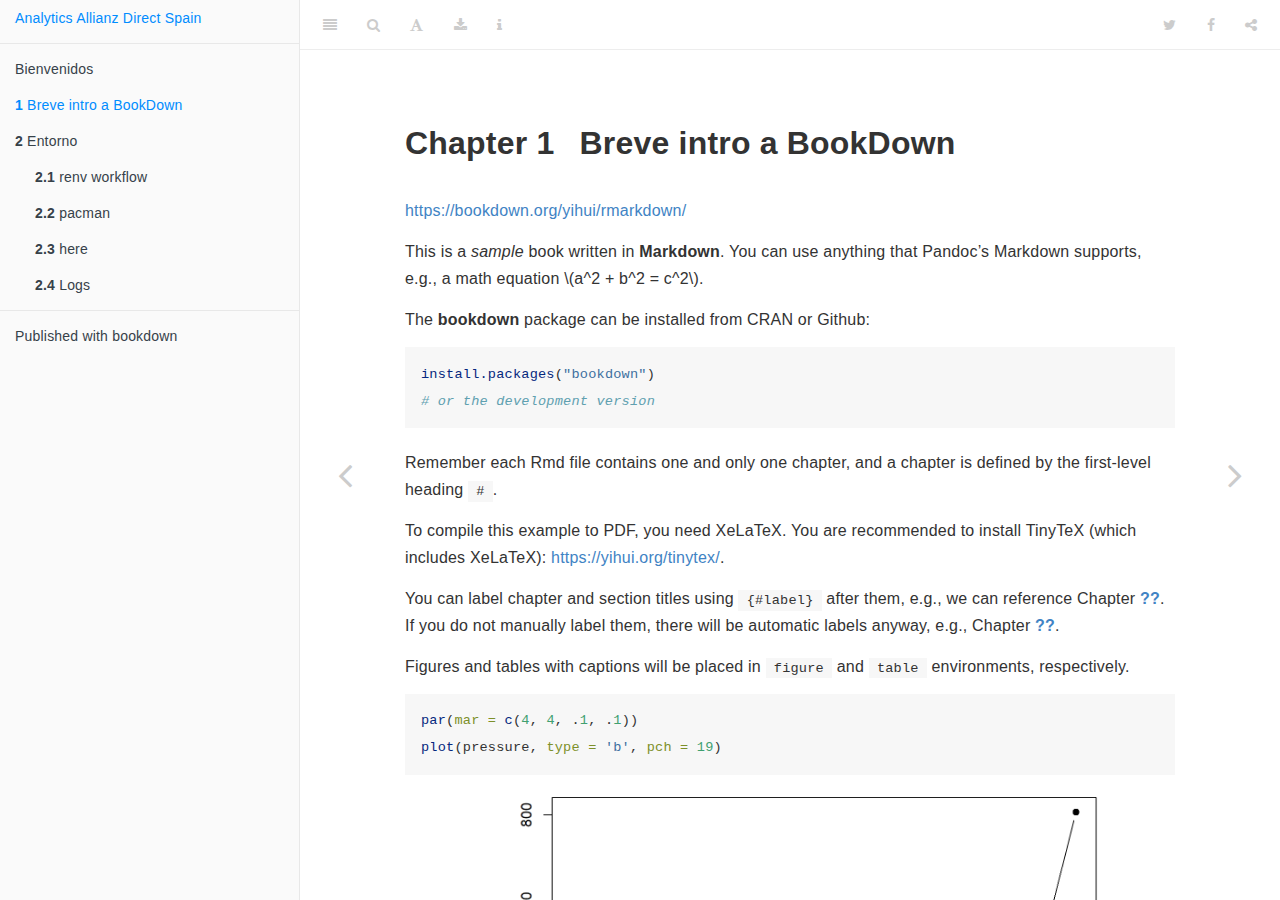
<file: Pipeline_Models_Bookdown/_book/QuickIntro.html>
<!DOCTYPE html>
<html lang="" xml:lang="">
<head>

  <meta charset="utf-8" />
  <meta http-equiv="X-UA-Compatible" content="IE=edge" />
  <title>Chapter 1 Breve intro a BookDown | Pipeline de Modelos</title>
  <meta name="description" content="Descripcion de procedimientos y decisiones tomadas para realizar el pipeline de modelos." />
  <meta name="generator" content="bookdown 0.21 and GitBook 2.6.7" />

  <meta property="og:title" content="Chapter 1 Breve intro a BookDown | Pipeline de Modelos" />
  <meta property="og:type" content="book" />
  
  
  <meta property="og:description" content="Descripcion de procedimientos y decisiones tomadas para realizar el pipeline de modelos." />
  

  <meta name="twitter:card" content="summary" />
  <meta name="twitter:title" content="Chapter 1 Breve intro a BookDown | Pipeline de Modelos" />
  
  <meta name="twitter:description" content="Descripcion de procedimientos y decisiones tomadas para realizar el pipeline de modelos." />
  

<meta name="author" content="Allianz Direct Data Science Spain" />


<meta name="date" content="2020-11-20" />

  <meta name="viewport" content="width=device-width, initial-scale=1" />
  <meta name="apple-mobile-web-app-capable" content="yes" />
  <meta name="apple-mobile-web-app-status-bar-style" content="black" />
  
  
<link rel="prev" href="index.html"/>
<link rel="next" href="entorno-renv.html"/>
<script src="libs/header-attrs-2.5/header-attrs.js"></script>
<script src="libs/jquery-2.2.3/jquery.min.js"></script>
<link href="libs/gitbook-2.6.7/css/style.css" rel="stylesheet" />
<link href="libs/gitbook-2.6.7/css/plugin-table.css" rel="stylesheet" />
<link href="libs/gitbook-2.6.7/css/plugin-bookdown.css" rel="stylesheet" />
<link href="libs/gitbook-2.6.7/css/plugin-highlight.css" rel="stylesheet" />
<link href="libs/gitbook-2.6.7/css/plugin-search.css" rel="stylesheet" />
<link href="libs/gitbook-2.6.7/css/plugin-fontsettings.css" rel="stylesheet" />
<link href="libs/gitbook-2.6.7/css/plugin-clipboard.css" rel="stylesheet" />









<link href="libs/anchor-sections-1.0/anchor-sections.css" rel="stylesheet" />
<script src="libs/anchor-sections-1.0/anchor-sections.js"></script>


<style type="text/css">
pre > code.sourceCode { white-space: pre; position: relative; }
pre > code.sourceCode > span { display: inline-block; line-height: 1.25; }
pre > code.sourceCode > span:empty { height: 1.2em; }
code.sourceCode > span { color: inherit; text-decoration: inherit; }
pre.sourceCode { margin: 0; }
@media screen {
div.sourceCode { overflow: auto; }
}
@media print {
pre > code.sourceCode { white-space: pre-wrap; }
pre > code.sourceCode > span { text-indent: -5em; padding-left: 5em; }
}
pre.numberSource code
  { counter-reset: source-line 0; }
pre.numberSource code > span
  { position: relative; left: -4em; counter-increment: source-line; }
pre.numberSource code > span > a:first-child::before
  { content: counter(source-line);
    position: relative; left: -1em; text-align: right; vertical-align: baseline;
    border: none; display: inline-block;
    -webkit-touch-callout: none; -webkit-user-select: none;
    -khtml-user-select: none; -moz-user-select: none;
    -ms-user-select: none; user-select: none;
    padding: 0 4px; width: 4em;
    color: #aaaaaa;
  }
pre.numberSource { margin-left: 3em; border-left: 1px solid #aaaaaa;  padding-left: 4px; }
div.sourceCode
  {   }
@media screen {
pre > code.sourceCode > span > a:first-child::before { text-decoration: underline; }
}
code span.al { color: #ff0000; font-weight: bold; } /* Alert */
code span.an { color: #60a0b0; font-weight: bold; font-style: italic; } /* Annotation */
code span.at { color: #7d9029; } /* Attribute */
code span.bn { color: #40a070; } /* BaseN */
code span.bu { } /* BuiltIn */
code span.cf { color: #007020; font-weight: bold; } /* ControlFlow */
code span.ch { color: #4070a0; } /* Char */
code span.cn { color: #880000; } /* Constant */
code span.co { color: #60a0b0; font-style: italic; } /* Comment */
code span.cv { color: #60a0b0; font-weight: bold; font-style: italic; } /* CommentVar */
code span.do { color: #ba2121; font-style: italic; } /* Documentation */
code span.dt { color: #902000; } /* DataType */
code span.dv { color: #40a070; } /* DecVal */
code span.er { color: #ff0000; font-weight: bold; } /* Error */
code span.ex { } /* Extension */
code span.fl { color: #40a070; } /* Float */
code span.fu { color: #06287e; } /* Function */
code span.im { } /* Import */
code span.in { color: #60a0b0; font-weight: bold; font-style: italic; } /* Information */
code span.kw { color: #007020; font-weight: bold; } /* Keyword */
code span.op { color: #666666; } /* Operator */
code span.ot { color: #007020; } /* Other */
code span.pp { color: #bc7a00; } /* Preprocessor */
code span.sc { color: #4070a0; } /* SpecialChar */
code span.ss { color: #bb6688; } /* SpecialString */
code span.st { color: #4070a0; } /* String */
code span.va { color: #19177c; } /* Variable */
code span.vs { color: #4070a0; } /* VerbatimString */
code span.wa { color: #60a0b0; font-weight: bold; font-style: italic; } /* Warning */
</style>

<link rel="stylesheet" href="style.css" type="text/css" />
</head>

<body>



  <div class="book without-animation with-summary font-size-2 font-family-1" data-basepath=".">

    <div class="book-summary">
      <nav role="navigation">

<ul class="summary">
<li><a href="./">Analytics Allianz Direct Spain</a></li>

<li class="divider"></li>
<li class="chapter" data-level="" data-path="index.html"><a href="index.html"><i class="fa fa-check"></i>Bienvenidos</a></li>
<li class="chapter" data-level="1" data-path="QuickIntro.html"><a href="QuickIntro.html"><i class="fa fa-check"></i><b>1</b> Breve intro a BookDown</a></li>
<li class="chapter" data-level="2" data-path="entorno-renv.html"><a href="entorno-renv.html"><i class="fa fa-check"></i><b>2</b> Entorno</a>
<ul>
<li class="chapter" data-level="2.1" data-path="entorno-renv.html"><a href="entorno-renv.html#renv-workflow"><i class="fa fa-check"></i><b>2.1</b> renv workflow</a></li>
<li class="chapter" data-level="2.2" data-path="entorno-renv.html"><a href="entorno-renv.html#pacman"><i class="fa fa-check"></i><b>2.2</b> pacman</a></li>
<li class="chapter" data-level="2.3" data-path="entorno-renv.html"><a href="entorno-renv.html#here"><i class="fa fa-check"></i><b>2.3</b> here</a></li>
<li class="chapter" data-level="2.4" data-path="entorno-renv.html"><a href="entorno-renv.html#logs"><i class="fa fa-check"></i><b>2.4</b> Logs</a></li>
</ul></li>
<li class="divider"></li>
<li><a href="https://github.com/rstudio/bookdown" target="blank">Published with bookdown</a></li>

</ul>

      </nav>
    </div>

    <div class="book-body">
      <div class="body-inner">
        <div class="book-header" role="navigation">
          <h1>
            <i class="fa fa-circle-o-notch fa-spin"></i><a href="./">Pipeline de Modelos</a>
          </h1>
        </div>

        <div class="page-wrapper" tabindex="-1" role="main">
          <div class="page-inner">

            <section class="normal" id="section-">
<div id="QuickIntro" class="section level1" number="1">
<h1><span class="header-section-number">Chapter 1</span> Breve intro a BookDown</h1>
<p><a href="https://bookdown.org/yihui/rmarkdown/" class="uri">https://bookdown.org/yihui/rmarkdown/</a></p>
<p>This is a <em>sample</em> book written in <strong>Markdown</strong>. You can use anything that Pandoc’s Markdown supports, e.g., a math equation <span class="math inline">\(a^2 + b^2 = c^2\)</span>.</p>
<p>The <strong>bookdown</strong> package can be installed from CRAN or Github:</p>
<div class="sourceCode" id="cb1"><pre class="sourceCode r"><code class="sourceCode r"><span id="cb1-1"><a href="QuickIntro.html#cb1-1" aria-hidden="true" tabindex="-1"></a><span class="fu">install.packages</span>(<span class="st">&quot;bookdown&quot;</span>)</span>
<span id="cb1-2"><a href="QuickIntro.html#cb1-2" aria-hidden="true" tabindex="-1"></a><span class="co"># or the development version</span></span></code></pre></div>
<p>Remember each Rmd file contains one and only one chapter, and a chapter is defined by the first-level heading <code>#</code>.</p>
<p>To compile this example to PDF, you need XeLaTeX. You are recommended to install TinyTeX (which includes XeLaTeX): <a href="https://yihui.org/tinytex/" class="uri">https://yihui.org/tinytex/</a>.</p>
<p>You can label chapter and section titles using <code>{#label}</code> after them, e.g., we can reference Chapter <a href="#intro"><strong>??</strong></a>. If you do not manually label them, there will be automatic labels anyway, e.g., Chapter <a href="#methods"><strong>??</strong></a>.</p>
<p>Figures and tables with captions will be placed in <code>figure</code> and <code>table</code> environments, respectively.</p>
<div class="sourceCode" id="cb2"><pre class="sourceCode r"><code class="sourceCode r"><span id="cb2-1"><a href="QuickIntro.html#cb2-1" aria-hidden="true" tabindex="-1"></a><span class="fu">par</span>(<span class="at">mar =</span> <span class="fu">c</span>(<span class="dv">4</span>, <span class="dv">4</span>, .<span class="dv">1</span>, .<span class="dv">1</span>))</span>
<span id="cb2-2"><a href="QuickIntro.html#cb2-2" aria-hidden="true" tabindex="-1"></a><span class="fu">plot</span>(pressure, <span class="at">type =</span> <span class="st">&#39;b&#39;</span>, <span class="at">pch =</span> <span class="dv">19</span>)</span></code></pre></div>
<div class="figure" style="text-align: center"><span id="fig:nice-fig"></span>
<img src="Pipeline_Models_Bookdown_files/figure-html/nice-fig-1.png" alt="Here is a nice figure!" width="80%" />
<p class="caption">
Figure 1.1: Here is a nice figure!
</p>
</div>
<p>Reference a figure by its code chunk label with the <code>fig:</code> prefix, e.g., see Figure <a href="QuickIntro.html#fig:nice-fig">1.1</a>. Similarly, you can reference tables generated from <code>knitr::kable()</code>, e.g., see Table <a href="QuickIntro.html#tab:nice-tab">1.1</a>.</p>
<div class="sourceCode" id="cb3"><pre class="sourceCode r"><code class="sourceCode r"><span id="cb3-1"><a href="QuickIntro.html#cb3-1" aria-hidden="true" tabindex="-1"></a>knitr<span class="sc">::</span><span class="fu">kable</span>(</span>
<span id="cb3-2"><a href="QuickIntro.html#cb3-2" aria-hidden="true" tabindex="-1"></a>  <span class="fu">head</span>(iris, <span class="dv">20</span>), <span class="at">caption =</span> <span class="st">&#39;Here is a nice table!&#39;</span>,</span>
<span id="cb3-3"><a href="QuickIntro.html#cb3-3" aria-hidden="true" tabindex="-1"></a>  <span class="at">booktabs =</span> <span class="cn">TRUE</span></span>
<span id="cb3-4"><a href="QuickIntro.html#cb3-4" aria-hidden="true" tabindex="-1"></a>)</span></code></pre></div>
<table>
<caption><span id="tab:nice-tab">Table 1.1: </span>Here is a nice table!</caption>
<thead>
<tr class="header">
<th align="right">Sepal.Length</th>
<th align="right">Sepal.Width</th>
<th align="right">Petal.Length</th>
<th align="right">Petal.Width</th>
<th align="left">Species</th>
</tr>
</thead>
<tbody>
<tr class="odd">
<td align="right">5.1</td>
<td align="right">3.5</td>
<td align="right">1.4</td>
<td align="right">0.2</td>
<td align="left">setosa</td>
</tr>
<tr class="even">
<td align="right">4.9</td>
<td align="right">3.0</td>
<td align="right">1.4</td>
<td align="right">0.2</td>
<td align="left">setosa</td>
</tr>
<tr class="odd">
<td align="right">4.7</td>
<td align="right">3.2</td>
<td align="right">1.3</td>
<td align="right">0.2</td>
<td align="left">setosa</td>
</tr>
<tr class="even">
<td align="right">4.6</td>
<td align="right">3.1</td>
<td align="right">1.5</td>
<td align="right">0.2</td>
<td align="left">setosa</td>
</tr>
<tr class="odd">
<td align="right">5.0</td>
<td align="right">3.6</td>
<td align="right">1.4</td>
<td align="right">0.2</td>
<td align="left">setosa</td>
</tr>
<tr class="even">
<td align="right">5.4</td>
<td align="right">3.9</td>
<td align="right">1.7</td>
<td align="right">0.4</td>
<td align="left">setosa</td>
</tr>
<tr class="odd">
<td align="right">4.6</td>
<td align="right">3.4</td>
<td align="right">1.4</td>
<td align="right">0.3</td>
<td align="left">setosa</td>
</tr>
<tr class="even">
<td align="right">5.0</td>
<td align="right">3.4</td>
<td align="right">1.5</td>
<td align="right">0.2</td>
<td align="left">setosa</td>
</tr>
<tr class="odd">
<td align="right">4.4</td>
<td align="right">2.9</td>
<td align="right">1.4</td>
<td align="right">0.2</td>
<td align="left">setosa</td>
</tr>
<tr class="even">
<td align="right">4.9</td>
<td align="right">3.1</td>
<td align="right">1.5</td>
<td align="right">0.1</td>
<td align="left">setosa</td>
</tr>
<tr class="odd">
<td align="right">5.4</td>
<td align="right">3.7</td>
<td align="right">1.5</td>
<td align="right">0.2</td>
<td align="left">setosa</td>
</tr>
<tr class="even">
<td align="right">4.8</td>
<td align="right">3.4</td>
<td align="right">1.6</td>
<td align="right">0.2</td>
<td align="left">setosa</td>
</tr>
<tr class="odd">
<td align="right">4.8</td>
<td align="right">3.0</td>
<td align="right">1.4</td>
<td align="right">0.1</td>
<td align="left">setosa</td>
</tr>
<tr class="even">
<td align="right">4.3</td>
<td align="right">3.0</td>
<td align="right">1.1</td>
<td align="right">0.1</td>
<td align="left">setosa</td>
</tr>
<tr class="odd">
<td align="right">5.8</td>
<td align="right">4.0</td>
<td align="right">1.2</td>
<td align="right">0.2</td>
<td align="left">setosa</td>
</tr>
<tr class="even">
<td align="right">5.7</td>
<td align="right">4.4</td>
<td align="right">1.5</td>
<td align="right">0.4</td>
<td align="left">setosa</td>
</tr>
<tr class="odd">
<td align="right">5.4</td>
<td align="right">3.9</td>
<td align="right">1.3</td>
<td align="right">0.4</td>
<td align="left">setosa</td>
</tr>
<tr class="even">
<td align="right">5.1</td>
<td align="right">3.5</td>
<td align="right">1.4</td>
<td align="right">0.3</td>
<td align="left">setosa</td>
</tr>
<tr class="odd">
<td align="right">5.7</td>
<td align="right">3.8</td>
<td align="right">1.7</td>
<td align="right">0.3</td>
<td align="left">setosa</td>
</tr>
<tr class="even">
<td align="right">5.1</td>
<td align="right">3.8</td>
<td align="right">1.5</td>
<td align="right">0.3</td>
<td align="left">setosa</td>
</tr>
</tbody>
</table>
<p>You can write citations, too. For example, we are using the <strong>bookdown</strong> package <span class="citation">(<a href="entorno-renv.html#ref-R-bookdown" role="doc-biblioref">Xie 2020</a>)</span> in this sample book, which was built on top of R Markdown and <strong>knitr</strong> <span class="citation">(<a href="entorno-renv.html#ref-xie2015" role="doc-biblioref">Xie 2015</a>)</span>.</p>
<p>Enlace a la documentacion del formato</p>

</div>
            </section>

          </div>
        </div>
      </div>
<a href="index.html" class="navigation navigation-prev " aria-label="Previous page"><i class="fa fa-angle-left"></i></a>
<a href="entorno-renv.html" class="navigation navigation-next " aria-label="Next page"><i class="fa fa-angle-right"></i></a>
    </div>
  </div>
<script src="libs/gitbook-2.6.7/js/app.min.js"></script>
<script src="libs/gitbook-2.6.7/js/lunr.js"></script>
<script src="libs/gitbook-2.6.7/js/clipboard.min.js"></script>
<script src="libs/gitbook-2.6.7/js/plugin-search.js"></script>
<script src="libs/gitbook-2.6.7/js/plugin-sharing.js"></script>
<script src="libs/gitbook-2.6.7/js/plugin-fontsettings.js"></script>
<script src="libs/gitbook-2.6.7/js/plugin-bookdown.js"></script>
<script src="libs/gitbook-2.6.7/js/jquery.highlight.js"></script>
<script src="libs/gitbook-2.6.7/js/plugin-clipboard.js"></script>
<script>
gitbook.require(["gitbook"], function(gitbook) {
gitbook.start({
"sharing": {
"github": false,
"facebook": true,
"twitter": true,
"linkedin": false,
"weibo": false,
"instapaper": false,
"vk": false,
"all": ["facebook", "twitter", "linkedin", "weibo", "instapaper"]
},
"fontsettings": {
"theme": "white",
"family": "sans",
"size": 2
},
"edit": {
"link": null,
"text": null
},
"history": {
"link": null,
"text": null
},
"view": {
"link": null,
"text": null
},
"download": ["Pipeline_Models_Bookdown.pdf", "Pipeline_Models_Bookdown.epub"],
"toc": {
"collapse": "subsection"
}
});
});
</script>

<!-- dynamically load mathjax for compatibility with self-contained -->
<script>
  (function () {
    var script = document.createElement("script");
    script.type = "text/javascript";
    var src = "true";
    if (src === "" || src === "true") src = "https://mathjax.rstudio.com/latest/MathJax.js?config=TeX-MML-AM_CHTML";
    if (location.protocol !== "file:")
      if (/^https?:/.test(src))
        src = src.replace(/^https?:/, '');
    script.src = src;
    document.getElementsByTagName("head")[0].appendChild(script);
  })();
</script>
</body>

</html>
</file>
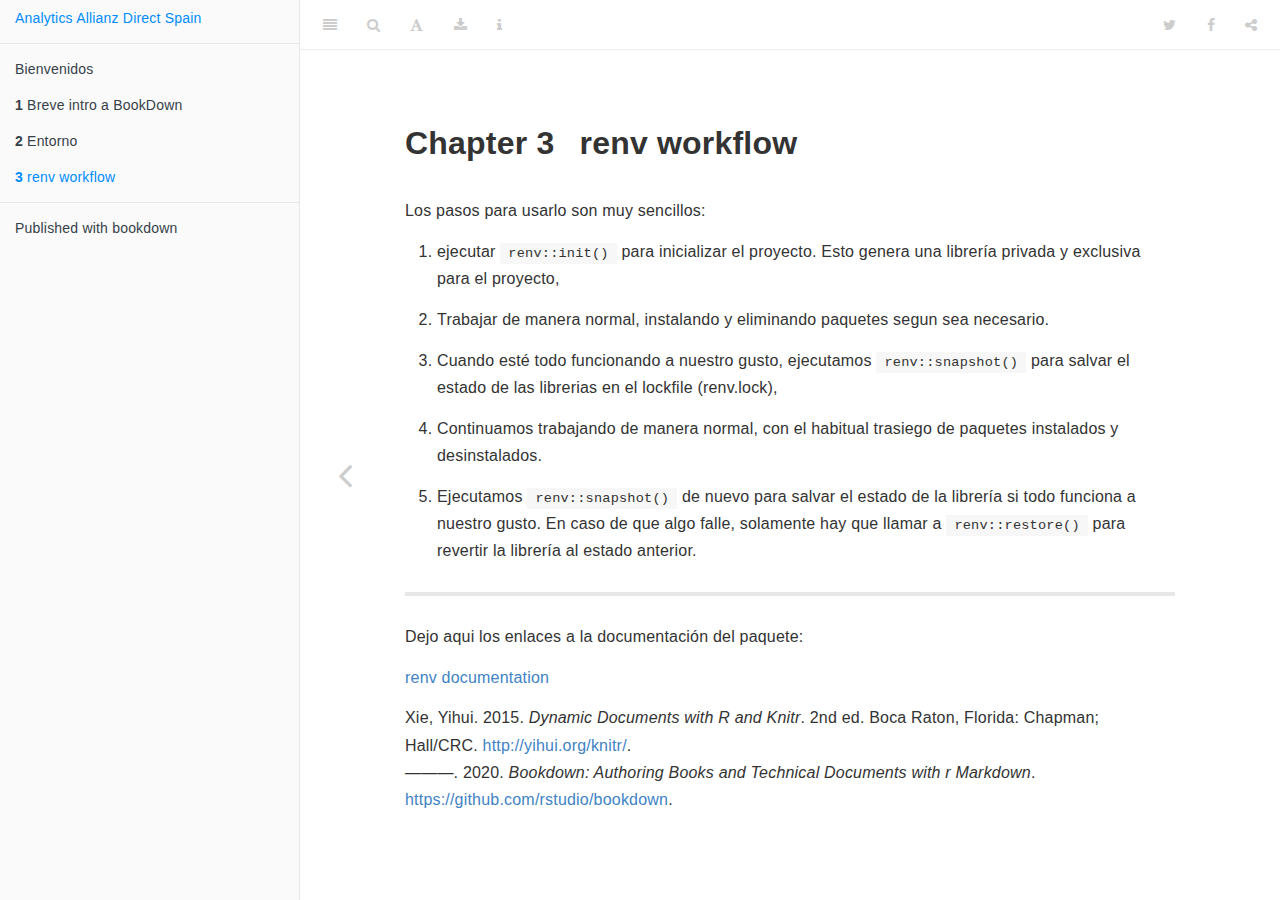
<file: Pipeline_Models_Bookdown/_book/renv-workflow.html>
<!DOCTYPE html>
<html lang="" xml:lang="">
<head>

  <meta charset="utf-8" />
  <meta http-equiv="X-UA-Compatible" content="IE=edge" />
  <title>Chapter 3 renv workflow | Pipeline de Modelos</title>
  <meta name="description" content="Descripcion de procedimientos y decisiones tomadas para realizar el pipeline de modelos." />
  <meta name="generator" content="bookdown 0.21 and GitBook 2.6.7" />

  <meta property="og:title" content="Chapter 3 renv workflow | Pipeline de Modelos" />
  <meta property="og:type" content="book" />
  
  
  <meta property="og:description" content="Descripcion de procedimientos y decisiones tomadas para realizar el pipeline de modelos." />
  

  <meta name="twitter:card" content="summary" />
  <meta name="twitter:title" content="Chapter 3 renv workflow | Pipeline de Modelos" />
  
  <meta name="twitter:description" content="Descripcion de procedimientos y decisiones tomadas para realizar el pipeline de modelos." />
  

<meta name="author" content="Allianz Direct Data Science Spain" />


<meta name="date" content="2020-11-20" />

  <meta name="viewport" content="width=device-width, initial-scale=1" />
  <meta name="apple-mobile-web-app-capable" content="yes" />
  <meta name="apple-mobile-web-app-status-bar-style" content="black" />
  
  
<link rel="prev" href="entorno-renv.html"/>

<script src="libs/header-attrs-2.5/header-attrs.js"></script>
<script src="libs/jquery-2.2.3/jquery.min.js"></script>
<link href="libs/gitbook-2.6.7/css/style.css" rel="stylesheet" />
<link href="libs/gitbook-2.6.7/css/plugin-table.css" rel="stylesheet" />
<link href="libs/gitbook-2.6.7/css/plugin-bookdown.css" rel="stylesheet" />
<link href="libs/gitbook-2.6.7/css/plugin-highlight.css" rel="stylesheet" />
<link href="libs/gitbook-2.6.7/css/plugin-search.css" rel="stylesheet" />
<link href="libs/gitbook-2.6.7/css/plugin-fontsettings.css" rel="stylesheet" />
<link href="libs/gitbook-2.6.7/css/plugin-clipboard.css" rel="stylesheet" />









<link href="libs/anchor-sections-1.0/anchor-sections.css" rel="stylesheet" />
<script src="libs/anchor-sections-1.0/anchor-sections.js"></script>


<style type="text/css">
pre > code.sourceCode { white-space: pre; position: relative; }
pre > code.sourceCode > span { display: inline-block; line-height: 1.25; }
pre > code.sourceCode > span:empty { height: 1.2em; }
code.sourceCode > span { color: inherit; text-decoration: inherit; }
pre.sourceCode { margin: 0; }
@media screen {
div.sourceCode { overflow: auto; }
}
@media print {
pre > code.sourceCode { white-space: pre-wrap; }
pre > code.sourceCode > span { text-indent: -5em; padding-left: 5em; }
}
pre.numberSource code
  { counter-reset: source-line 0; }
pre.numberSource code > span
  { position: relative; left: -4em; counter-increment: source-line; }
pre.numberSource code > span > a:first-child::before
  { content: counter(source-line);
    position: relative; left: -1em; text-align: right; vertical-align: baseline;
    border: none; display: inline-block;
    -webkit-touch-callout: none; -webkit-user-select: none;
    -khtml-user-select: none; -moz-user-select: none;
    -ms-user-select: none; user-select: none;
    padding: 0 4px; width: 4em;
    color: #aaaaaa;
  }
pre.numberSource { margin-left: 3em; border-left: 1px solid #aaaaaa;  padding-left: 4px; }
div.sourceCode
  {   }
@media screen {
pre > code.sourceCode > span > a:first-child::before { text-decoration: underline; }
}
code span.al { color: #ff0000; font-weight: bold; } /* Alert */
code span.an { color: #60a0b0; font-weight: bold; font-style: italic; } /* Annotation */
code span.at { color: #7d9029; } /* Attribute */
code span.bn { color: #40a070; } /* BaseN */
code span.bu { } /* BuiltIn */
code span.cf { color: #007020; font-weight: bold; } /* ControlFlow */
code span.ch { color: #4070a0; } /* Char */
code span.cn { color: #880000; } /* Constant */
code span.co { color: #60a0b0; font-style: italic; } /* Comment */
code span.cv { color: #60a0b0; font-weight: bold; font-style: italic; } /* CommentVar */
code span.do { color: #ba2121; font-style: italic; } /* Documentation */
code span.dt { color: #902000; } /* DataType */
code span.dv { color: #40a070; } /* DecVal */
code span.er { color: #ff0000; font-weight: bold; } /* Error */
code span.ex { } /* Extension */
code span.fl { color: #40a070; } /* Float */
code span.fu { color: #06287e; } /* Function */
code span.im { } /* Import */
code span.in { color: #60a0b0; font-weight: bold; font-style: italic; } /* Information */
code span.kw { color: #007020; font-weight: bold; } /* Keyword */
code span.op { color: #666666; } /* Operator */
code span.ot { color: #007020; } /* Other */
code span.pp { color: #bc7a00; } /* Preprocessor */
code span.sc { color: #4070a0; } /* SpecialChar */
code span.ss { color: #bb6688; } /* SpecialString */
code span.st { color: #4070a0; } /* String */
code span.va { color: #19177c; } /* Variable */
code span.vs { color: #4070a0; } /* VerbatimString */
code span.wa { color: #60a0b0; font-weight: bold; font-style: italic; } /* Warning */
</style>

<link rel="stylesheet" href="style.css" type="text/css" />
</head>

<body>



  <div class="book without-animation with-summary font-size-2 font-family-1" data-basepath=".">

    <div class="book-summary">
      <nav role="navigation">

<ul class="summary">
<li><a href="./">Analytics Allianz Direct Spain</a></li>

<li class="divider"></li>
<li class="chapter" data-level="" data-path="index.html"><a href="index.html"><i class="fa fa-check"></i>Bienvenidos</a></li>
<li class="chapter" data-level="1" data-path="QuickIntro.html"><a href="QuickIntro.html"><i class="fa fa-check"></i><b>1</b> Breve intro a BookDown</a></li>
<li class="chapter" data-level="2" data-path="entorno-renv.html"><a href="entorno-renv.html"><i class="fa fa-check"></i><b>2</b> Entorno</a></li>
<li class="chapter" data-level="3" data-path="renv-workflow.html"><a href="renv-workflow.html"><i class="fa fa-check"></i><b>3</b> renv workflow</a></li>
<li class="divider"></li>
<li><a href="https://github.com/rstudio/bookdown" target="blank">Published with bookdown</a></li>

</ul>

      </nav>
    </div>

    <div class="book-body">
      <div class="body-inner">
        <div class="book-header" role="navigation">
          <h1>
            <i class="fa fa-circle-o-notch fa-spin"></i><a href="./">Pipeline de Modelos</a>
          </h1>
        </div>

        <div class="page-wrapper" tabindex="-1" role="main">
          <div class="page-inner">

            <section class="normal" id="section-">
<div id="renv-workflow" class="section level1" number="3">
<h1><span class="header-section-number">Chapter 3</span> renv workflow</h1>
<p>Los pasos para usarlo son muy sencillos:</p>
<ol style="list-style-type: decimal">
<li><p>ejecutar <code>renv::init()</code> para inicializar el proyecto. Esto genera una librería privada y exclusiva para el proyecto,</p></li>
<li><p>Trabajar de manera normal, instalando y eliminando paquetes segun sea necesario.</p></li>
<li><p>Cuando esté todo funcionando a nuestro gusto, ejecutamos <code>renv::snapshot()</code> para salvar el estado de las librerias en el lockfile (renv.lock),</p></li>
<li><p>Continuamos trabajando de manera normal, con el habitual trasiego de paquetes instalados y desinstalados.</p></li>
<li><p>Ejecutamos <code>renv::snapshot()</code> de nuevo para salvar el estado de la librería si todo funciona a nuestro gusto. En caso de que algo falle, solamente hay que llamar a <code>renv::restore()</code> para revertir la librería al estado anterior.</p></li>
</ol>
<hr />
<p>Dejo aqui los enlaces a la documentación del paquete:</p>
<p><a href="https://rstudio.github.io/renv/articles/renv.html">renv documentation</a></p>

<div id="refs" class="references csl-bib-body hanging-indent">
<div id="ref-xie2015" class="csl-entry">
Xie, Yihui. 2015. <em>Dynamic Documents with <span>R</span> and Knitr</em>. 2nd ed. Boca Raton, Florida: Chapman; Hall/CRC. <a href="http://yihui.org/knitr/">http://yihui.org/knitr/</a>.
</div>
<div id="ref-R-bookdown" class="csl-entry">
———. 2020. <em>Bookdown: Authoring Books and Technical Documents with r Markdown</em>. <a href="https://github.com/rstudio/bookdown">https://github.com/rstudio/bookdown</a>.
</div>
</div>
</div>
            </section>

          </div>
        </div>
      </div>
<a href="entorno-renv.html" class="navigation navigation-prev navigation-unique" aria-label="Previous page"><i class="fa fa-angle-left"></i></a>

    </div>
  </div>
<script src="libs/gitbook-2.6.7/js/app.min.js"></script>
<script src="libs/gitbook-2.6.7/js/lunr.js"></script>
<script src="libs/gitbook-2.6.7/js/clipboard.min.js"></script>
<script src="libs/gitbook-2.6.7/js/plugin-search.js"></script>
<script src="libs/gitbook-2.6.7/js/plugin-sharing.js"></script>
<script src="libs/gitbook-2.6.7/js/plugin-fontsettings.js"></script>
<script src="libs/gitbook-2.6.7/js/plugin-bookdown.js"></script>
<script src="libs/gitbook-2.6.7/js/jquery.highlight.js"></script>
<script src="libs/gitbook-2.6.7/js/plugin-clipboard.js"></script>
<script>
gitbook.require(["gitbook"], function(gitbook) {
gitbook.start({
"sharing": {
"github": false,
"facebook": true,
"twitter": true,
"linkedin": false,
"weibo": false,
"instapaper": false,
"vk": false,
"all": ["facebook", "twitter", "linkedin", "weibo", "instapaper"]
},
"fontsettings": {
"theme": "white",
"family": "sans",
"size": 2
},
"edit": {
"link": null,
"text": null
},
"history": {
"link": null,
"text": null
},
"view": {
"link": null,
"text": null
},
"download": ["Pipeline_Models_Bookdown.pdf", "Pipeline_Models_Bookdown.epub"],
"toc": {
"collapse": "subsection"
}
});
});
</script>

<!-- dynamically load mathjax for compatibility with self-contained -->
<script>
  (function () {
    var script = document.createElement("script");
    script.type = "text/javascript";
    var src = "true";
    if (src === "" || src === "true") src = "https://mathjax.rstudio.com/latest/MathJax.js?config=TeX-MML-AM_CHTML";
    if (location.protocol !== "file:")
      if (/^https?:/.test(src))
        src = src.replace(/^https?:/, '');
    script.src = src;
    document.getElementsByTagName("head")[0].appendChild(script);
  })();
</script>
</body>

</html>
</file>
<file: Pipeline_Models_Bookdown/_book/libs/gitbook-2.6.7/css/plugin-table.css>
.book .book-body .page-wrapper .page-inner section.normal table{display:table;width:100%;border-collapse:collapse;border-spacing:0;overflow:auto}.book .book-body .page-wrapper .page-inner section.normal table td,.book .book-body .page-wrapper .page-inner section.normal table th{padding:6px 13px;border:1px solid #ddd}.book .book-body .page-wrapper .page-inner section.normal table tr{background-color:#fff;border-top:1px solid #ccc}.book .book-body .page-wrapper .page-inner section.normal table tr:nth-child(2n){background-color:#f8f8f8}.book .book-body .page-wrapper .page-inner section.normal table th{font-weight:700}
</file>
<file: Pipeline_Models_Bookdown/_book/libs/gitbook-2.6.7/css/plugin-bookdown.css>
.book .book-header h1 {
  padding-left: 20px;
  padding-right: 20px;
}
.book .book-header.fixed {
  position: fixed;
  right: 0;
  top: 0;
  left: 0;
  border-bottom: 1px solid rgba(0,0,0,.07);
}
span.search-highlight {
  background-color: #ffff88;
}
@media (min-width: 600px) {
  .book.with-summary .book-header.fixed {
    left: 300px;
  }
}
@media (max-width: 1240px) {
  .book .book-body.fixed {
    top: 50px;
  }
  .book .book-body.fixed .body-inner {
    top: auto;
  }
}
@media (max-width: 600px) {
  .book.with-summary .book-header.fixed {
    left: calc(100% - 60px);
    min-width: 300px;
  }
  .book.with-summary .book-body {
    transform: none;
    left: calc(100% - 60px);
    min-width: 300px;
  }
  .book .book-body.fixed {
    top: 0;
  }
}

.book .book-body.fixed .body-inner {
  top: 50px;
}
.book .book-body .page-wrapper .page-inner section.normal sub, .book .book-body .page-wrapper .page-inner section.normal sup {
  font-size: 85%;
}

@media print {
  .book .book-summary, .book .book-body .book-header, .fa {
    display: none !important;
  }
  .book .book-body.fixed {
    left: 0px;
  }
  .book .book-body,.book .book-body .body-inner, .book.with-summary {
    overflow: visible !important;
  }
}
.kable_wrapper {
  border-spacing: 20px 0;
  border-collapse: separate;
  border: none;
  margin: auto;
}
.kable_wrapper > tbody > tr > td {
  vertical-align: top;
}
.book .book-body .page-wrapper .page-inner section.normal table tr.header {
  border-top-width: 2px;
}
.book .book-body .page-wrapper .page-inner section.normal table tr:last-child td {
  border-bottom-width: 2px;
}
.book .book-body .page-wrapper .page-inner section.normal table td, .book .book-body .page-wrapper .page-inner section.normal table th {
  border-left: none;
  border-right: none;
}
.book .book-body .page-wrapper .page-inner section.normal table.kable_wrapper > tbody > tr, .book .book-body .page-wrapper .page-inner section.normal table.kable_wrapper > tbody > tr > td {
  border-top: none;
}
.book .book-body .page-wrapper .page-inner section.normal table.kable_wrapper > tbody > tr:last-child > td {
    border-bottom: none;
}

div.theorem, div.lemma, div.corollary, div.proposition, div.conjecture {
  font-style: italic;
}
span.theorem, span.lemma, span.corollary, span.proposition, span.conjecture {
  font-style: normal;
}
div.proof>*:last-child:after {
  content: "\25a2";
  float: right;
}
.header-section-number {
  padding-right: .5em;
}
</file>
<file: Pipeline_Models_Bookdown/_book/libs/gitbook-2.6.7/css/plugin-highlight.css>
.book .book-body .page-wrapper .page-inner section.normal pre,
.book .book-body .page-wrapper .page-inner section.normal code {
  /* http://jmblog.github.com/color-themes-for-google-code-highlightjs */
  /* Tomorrow Comment */
  /* Tomorrow Red */
  /* Tomorrow Orange */
  /* Tomorrow Yellow */
  /* Tomorrow Green */
  /* Tomorrow Aqua */
  /* Tomorrow Blue */
  /* Tomorrow Purple */
}
.book .book-body .page-wrapper .page-inner section.normal pre .hljs-comment,
.book .book-body .page-wrapper .page-inner section.normal code .hljs-comment,
.book .book-body .page-wrapper .page-inner section.normal pre .hljs-title,
.book .book-body .page-wrapper .page-inner section.normal code .hljs-title {
  color: #8e908c;
}
.book .book-body .page-wrapper .page-inner section.normal pre .hljs-variable,
.book .book-body .page-wrapper .page-inner section.normal code .hljs-variable,
.book .book-body .page-wrapper .page-inner section.normal pre .hljs-attribute,
.book .book-body .page-wrapper .page-inner section.normal code .hljs-attribute,
.book .book-body .page-wrapper .page-inner section.normal pre .hljs-tag,
.book .book-body .page-wrapper .page-inner section.normal code .hljs-tag,
.book .book-body .page-wrapper .page-inner section.normal pre .hljs-regexp,
.book .book-body .page-wrapper .page-inner section.normal code .hljs-regexp,
.book .book-body .page-wrapper .page-inner section.normal pre .ruby .hljs-constant,
.book .book-body .page-wrapper .page-inner section.normal code .ruby .hljs-constant,
.book .book-body .page-wrapper .page-inner section.normal pre .xml .hljs-tag .hljs-title,
.book .book-body .page-wrapper .page-inner section.normal code .xml .hljs-tag .hljs-title,
.book .book-body .page-wrapper .page-inner section.normal pre .xml .hljs-pi,
.book .book-body .page-wrapper .page-inner section.normal code .xml .hljs-pi,
.book .book-body .page-wrapper .page-inner section.normal pre .xml .hljs-doctype,
.book .book-body .page-wrapper .page-inner section.normal code .xml .hljs-doctype,
.book .book-body .page-wrapper .page-inner section.normal pre .html .hljs-doctype,
.book .book-body .page-wrapper .page-inner section.normal code .html .hljs-doctype,
.book .book-body .page-wrapper .page-inner section.normal pre .css .hljs-id,
.book .book-body .page-wrapper .page-inner section.normal code .css .hljs-id,
.book .book-body .page-wrapper .page-inner section.normal pre .css .hljs-class,
.book .book-body .page-wrapper .page-inner section.normal code .css .hljs-class,
.book .book-body .page-wrapper .page-inner section.normal pre .css .hljs-pseudo,
.book .book-body .page-wrapper .page-inner section.normal code .css .hljs-pseudo {
  color: #c82829;
}
.book .book-body .page-wrapper .page-inner section.normal pre .hljs-number,
.book .book-body .page-wrapper .page-inner section.normal code .hljs-number,
.book .book-body .page-wrapper .page-inner section.normal pre .hljs-preprocessor,
.book .book-body .page-wrapper .page-inner section.normal code .hljs-preprocessor,
.book .book-body .page-wrapper .page-inner section.normal pre .hljs-pragma,
.book .book-body .page-wrapper .page-inner section.normal code .hljs-pragma,
.book .book-body .page-wrapper .page-inner section.normal pre .hljs-built_in,
.book .book-body .page-wrapper .page-inner section.normal code .hljs-built_in,
.book .book-body .page-wrapper .page-inner section.normal pre .hljs-literal,
.book .book-body .page-wrapper .page-inner section.normal code .hljs-literal,
.book .book-body .page-wrapper .page-inner section.normal pre .hljs-params,
.book .book-body .page-wrapper .page-inner section.normal code .hljs-params,
.book .book-body .page-wrapper .page-inner section.normal pre .hljs-constant,
.book .book-body .page-wrapper .page-inner section.normal code .hljs-constant {
  color: #f5871f;
}
.book .book-body .page-wrapper .page-inner section.normal pre .ruby .hljs-class .hljs-title,
.book .book-body .page-wrapper .page-inner section.normal code .ruby .hljs-class .hljs-title,
.book .book-body .page-wrapper .page-inner section.normal pre .css .hljs-rules .hljs-attribute,
.book .book-body .page-wrapper .page-inner section.normal code .css .hljs-rules .hljs-attribute {
  color: #eab700;
}
.book .book-body .page-wrapper .page-inner section.normal pre .hljs-string,
.book .book-body .page-wrapper .page-inner section.normal code .hljs-string,
.book .book-body .page-wrapper .page-inner section.normal pre .hljs-value,
.book .book-body .page-wrapper .page-inner section.normal code .hljs-value,
.book .book-body .page-wrapper .page-inner section.normal pre .hljs-inheritance,
.book .book-body .page-wrapper .page-inner section.normal code .hljs-inheritance,
.book .book-body .page-wrapper .page-inner section.normal pre .hljs-header,
.book .book-body .page-wrapper .page-inner section.normal code .hljs-header,
.book .book-body .page-wrapper .page-inner section.normal pre .ruby .hljs-symbol,
.book .book-body .page-wrapper .page-inner section.normal code .ruby .hljs-symbol,
.book .book-body .page-wrapper .page-inner section.normal pre .xml .hljs-cdata,
.book .book-body .page-wrapper .page-inner section.normal code .xml .hljs-cdata {
  color: #718c00;
}
.book .book-body .page-wrapper .page-inner section.normal pre .css .hljs-hexcolor,
.book .book-body .page-wrapper .page-inner section.normal code .css .hljs-hexcolor {
  color: #3e999f;
}
.book .book-body .page-wrapper .page-inner section.normal pre .hljs-function,
.book .book-body .page-wrapper .page-inner section.normal code .hljs-function,
.book .book-body .page-wrapper .page-inner section.normal pre .python .hljs-decorator,
.book .book-body .page-wrapper .page-inner section.normal code .python .hljs-decorator,
.book .book-body .page-wrapper .page-inner section.normal pre .python .hljs-title,
.book .book-body .page-wrapper .page-inner section.normal code .python .hljs-title,
.book .book-body .page-wrapper .page-inner section.normal pre .ruby .hljs-function .hljs-title,
.book .book-body .page-wrapper .page-inner section.normal code .ruby .hljs-function .hljs-title,
.book .book-body .page-wrapper .page-inner section.normal pre .ruby .hljs-title .hljs-keyword,
.book .book-body .page-wrapper .page-inner section.normal code .ruby .hljs-title .hljs-keyword,
.book .book-body .page-wrapper .page-inner section.normal pre .perl .hljs-sub,
.book .book-body .page-wrapper .page-inner section.normal code .perl .hljs-sub,
.book .book-body .page-wrapper .page-inner section.normal pre .javascript .hljs-title,
.book .book-body .page-wrapper .page-inner section.normal code .javascript .hljs-title,
.book .book-body .page-wrapper .page-inner section.normal pre .coffeescript .hljs-title,
.book .book-body .page-wrapper .page-inner section.normal code .coffeescript .hljs-title {
  color: #4271ae;
}
.book .book-body .page-wrapper .page-inner section.normal pre .hljs-keyword,
.book .book-body .page-wrapper .page-inner section.normal code .hljs-keyword,
.book .book-body .page-wrapper .page-inner section.normal pre .javascript .hljs-function,
.book .book-body .page-wrapper .page-inner section.normal code .javascript .hljs-function {
  color: #8959a8;
}
.book .book-body .page-wrapper .page-inner section.normal pre .hljs,
.book .book-body .page-wrapper .page-inner section.normal code .hljs {
  display: block;
  background: white;
  color: #4d4d4c;
  padding: 0.5em;
}
.book .book-body .page-wrapper .page-inner section.normal pre .coffeescript .javascript,
.book .book-body .page-wrapper .page-inner section.normal code .coffeescript .javascript,
.book .book-body .page-wrapper .page-inner section.normal pre .javascript .xml,
.book .book-body .page-wrapper .page-inner section.normal code .javascript .xml,
.book .book-body .page-wrapper .page-inner section.normal pre .tex .hljs-formula,
.book .book-body .page-wrapper .page-inner section.normal code .tex .hljs-formula,
.book .book-body .page-wrapper .page-inner section.normal pre .xml .javascript,
.book .book-body .page-wrapper .page-inner section.normal code .xml .javascript,
.book .book-body .page-wrapper .page-inner section.normal pre .xml .vbscript,
.book .book-body .page-wrapper .page-inner section.normal code .xml .vbscript,
.book .book-body .page-wrapper .page-inner section.normal pre .xml .css,
.book .book-body .page-wrapper .page-inner section.normal code .xml .css,
.book .book-body .page-wrapper .page-inner section.normal pre .xml .hljs-cdata,
.book .book-body .page-wrapper .page-inner section.normal code .xml .hljs-cdata {
  opacity: 0.5;
}
.book.color-theme-1 .book-body .page-wrapper .page-inner section.normal pre,
.book.color-theme-1 .book-body .page-wrapper .page-inner section.normal code {
  /*

Orginal Style from ethanschoonover.com/solarized (c) Jeremy Hull <sourdrums@gmail.com>

*/
  /* Solarized Green */
  /* Solarized Cyan */
  /* Solarized Blue */
  /* Solarized Yellow */
  /* Solarized Orange */
  /* Solarized Red */
  /* Solarized Violet */
}
.book.color-theme-1 .book-body .page-wrapper .page-inner section.normal pre .hljs,
.book.color-theme-1 .book-body .page-wrapper .page-inner section.normal code .hljs {
  display: block;
  padding: 0.5em;
  background: #fdf6e3;
  color: #657b83;
}
.book.color-theme-1 .book-body .page-wrapper .page-inner section.normal pre .hljs-comment,
.book.color-theme-1 .book-body .page-wrapper .page-inner section.normal code .hljs-comment,
.book.color-theme-1 .book-body .page-wrapper .page-inner section.normal pre .hljs-template_comment,
.book.color-theme-1 .book-body .page-wrapper .page-inner section.normal code .hljs-template_comment,
.book.color-theme-1 .book-body .page-wrapper .page-inner section.normal pre .diff .hljs-header,
.book.color-theme-1 .book-body .page-wrapper .page-inner section.normal code .diff .hljs-header,
.book.color-theme-1 .book-body .page-wrapper .page-inner section.normal pre .hljs-doctype,
.book.color-theme-1 .book-body .page-wrapper .page-inner section.normal code .hljs-doctype,
.book.color-theme-1 .book-body .page-wrapper .page-inner section.normal pre .hljs-pi,
.book.color-theme-1 .book-body .page-wrapper .page-inner section.normal code .hljs-pi,
.book.color-theme-1 .book-body .page-wrapper .page-inner section.normal pre .lisp .hljs-string,
.book.color-theme-1 .book-body .page-wrapper .page-inner section.normal code .lisp .hljs-string,
.book.color-theme-1 .book-body .page-wrapper .page-inner section.normal pre .hljs-javadoc,
.book.color-theme-1 .book-body .page-wrapper .page-inner section.normal code .hljs-javadoc {
  color: #93a1a1;
}
.book.color-theme-1 .book-body .page-wrapper .page-inner section.normal pre .hljs-keyword,
.book.color-theme-1 .book-body .page-wrapper .page-inner section.normal code .hljs-keyword,
.book.color-theme-1 .book-body .page-wrapper .page-inner section.normal pre .hljs-winutils,
.book.color-theme-1 .book-body .page-wrapper .page-inner section.normal code .hljs-winutils,
.book.color-theme-1 .book-body .page-wrapper .page-inner section.normal pre .method,
.book.color-theme-1 .book-body .page-wrapper .page-inner section.normal code .method,
.book.color-theme-1 .book-body .page-wrapper .page-inner section.normal pre .hljs-addition,
.book.color-theme-1 .book-body .page-wrapper .page-inner section.normal code .hljs-addition,
.book.color-theme-1 .book-body .page-wrapper .page-inner section.normal pre .css .hljs-tag,
.book.color-theme-1 .book-body .page-wrapper .page-inner section.normal code .css .hljs-tag,
.book.color-theme-1 .book-body .page-wrapper .page-inner section.normal pre .hljs-request,
.book.color-theme-1 .book-body .page-wrapper .page-inner section.normal code .hljs-request,
.book.color-theme-1 .book-body .page-wrapper .page-inner section.normal pre .hljs-status,
.book.color-theme-1 .book-body .page-wrapper .page-inner section.normal code .hljs-status,
.book.color-theme-1 .book-body .page-wrapper .page-inner section.normal pre .nginx .hljs-title,
.book.color-theme-1 .book-body .page-wrapper .page-inner section.normal code .nginx .hljs-title {
  color: #859900;
}
.book.color-theme-1 .book-body .page-wrapper .page-inner section.normal pre .hljs-number,
.book.color-theme-1 .book-body .page-wrapper .page-inner section.normal code .hljs-number,
.book.color-theme-1 .book-body .page-wrapper .page-inner section.normal pre .hljs-command,
.book.color-theme-1 .book-body .page-wrapper .page-inner section.normal code .hljs-command,
.book.color-theme-1 .book-body .page-wrapper .page-inner section.normal pre .hljs-string,
.book.color-theme-1 .book-body .page-wrapper .page-inner section.normal code .hljs-string,
.book.color-theme-1 .book-body .page-wrapper .page-inner section.normal pre .hljs-tag .hljs-value,
.book.color-theme-1 .book-body .page-wrapper .page-inner section.normal code .hljs-tag .hljs-value,
.book.color-theme-1 .book-body .page-wrapper .page-inner section.normal pre .hljs-rules .hljs-value,
.book.color-theme-1 .book-body .page-wrapper .page-inner section.normal code .hljs-rules .hljs-value,
.book.color-theme-1 .book-body .page-wrapper .page-inner section.normal pre .hljs-phpdoc,
.book.color-theme-1 .book-body .page-wrapper .page-inner section.normal code .hljs-phpdoc,
.book.color-theme-1 .book-body .page-wrapper .page-inner section.normal pre .tex .hljs-formula,
.book.color-theme-1 .book-body .page-wrapper .page-inner section.normal code .tex .hljs-formula,
.book.color-theme-1 .book-body .page-wrapper .page-inner section.normal pre .hljs-regexp,
.book.color-theme-1 .book-body .page-wrapper .page-inner section.normal code .hljs-regexp,
.book.color-theme-1 .book-body .page-wrapper .page-inner section.normal pre .hljs-hexcolor,
.book.color-theme-1 .book-body .page-wrapper .page-inner section.normal code .hljs-hexcolor,
.book.color-theme-1 .book-body .page-wrapper .page-inner section.normal pre .hljs-link_url,
.book.color-theme-1 .book-body .page-wrapper .page-inner section.normal code .hljs-link_url {
  color: #2aa198;
}
.book.color-theme-1 .book-body .page-wrapper .page-inner section.normal pre .hljs-title,
.book.color-theme-1 .book-body .page-wrapper .page-inner section.normal code .hljs-title,
.book.color-theme-1 .book-body .page-wrapper .page-inner section.normal pre .hljs-localvars,
.book.color-theme-1 .book-body .page-wrapper .page-inner section.normal code .hljs-localvars,
.book.color-theme-1 .book-body .page-wrapper .page-inner section.normal pre .hljs-chunk,
.book.color-theme-1 .book-body .page-wrapper .page-inner section.normal code .hljs-chunk,
.book.color-theme-1 .book-body .page-wrapper .page-inner section.normal pre .hljs-decorator,
.book.color-theme-1 .book-body .page-wrapper .page-inner section.normal code .hljs-decorator,
.book.color-theme-1 .book-body .page-wrapper .page-inner section.normal pre .hljs-built_in,
.book.color-theme-1 .book-body .page-wrapper .page-inner section.normal code .hljs-built_in,
.book.color-theme-1 .book-body .page-wrapper .page-inner section.normal pre .hljs-identifier,
.book.color-theme-1 .book-body .page-wrapper .page-inner section.normal code .hljs-identifier,
.book.color-theme-1 .book-body .page-wrapper .page-inner section.normal pre .vhdl .hljs-literal,
.book.color-theme-1 .book-body .page-wrapper .page-inner section.normal code .vhdl .hljs-literal,
.book.color-theme-1 .book-body .page-wrapper .page-inner section.normal pre .hljs-id,
.book.color-theme-1 .book-body .page-wrapper .page-inner section.normal code .hljs-id,
.book.color-theme-1 .book-body .page-wrapper .page-inner section.normal pre .css .hljs-function,
.book.color-theme-1 .book-body .page-wrapper .page-inner section.normal code .css .hljs-function {
  color: #268bd2;
}
.book.color-theme-1 .book-body .page-wrapper .page-inner section.normal pre .hljs-attribute,
.book.color-theme-1 .book-body .page-wrapper .page-inner section.normal code .hljs-attribute,
.book.color-theme-1 .book-body .page-wrapper .page-inner section.normal pre .hljs-variable,
.book.color-theme-1 .book-body .page-wrapper .page-inner section.normal code .hljs-variable,
.book.color-theme-1 .book-body .page-wrapper .page-inner section.normal pre .lisp .hljs-body,
.book.color-theme-1 .book-body .page-wrapper .page-inner section.normal code .lisp .hljs-body,
.book.color-theme-1 .book-body .page-wrapper .page-inner section.normal pre .smalltalk .hljs-number,
.book.color-theme-1 .book-body .page-wrapper .page-inner section.normal code .smalltalk .hljs-number,
.book.color-theme-1 .book-body .page-wrapper .page-inner section.normal pre .hljs-constant,
.book.color-theme-1 .book-body .page-wrapper .page-inner section.normal code .hljs-constant,
.book.color-theme-1 .book-body .page-wrapper .page-inner section.normal pre .hljs-class .hljs-title,
.book.color-theme-1 .book-body .page-wrapper .page-inner section.normal code .hljs-class .hljs-title,
.book.color-theme-1 .book-body .page-wrapper .page-inner section.normal pre .hljs-parent,
.book.color-theme-1 .book-body .page-wrapper .page-inner section.normal code .hljs-parent,
.book.color-theme-1 .book-body .page-wrapper .page-inner section.normal pre .haskell .hljs-type,
.book.color-theme-1 .book-body .page-wrapper .page-inner section.normal code .haskell .hljs-type,
.book.color-theme-1 .book-body .page-wrapper .page-inner section.normal pre .hljs-link_reference,
.book.color-theme-1 .book-body .page-wrapper .page-inner section.normal code .hljs-link_reference {
  color: #b58900;
}
.book.color-theme-1 .book-body .page-wrapper .page-inner section.normal pre .hljs-preprocessor,
.book.color-theme-1 .book-body .page-wrapper .page-inner section.normal code .hljs-preprocessor,
.book.color-theme-1 .book-body .page-wrapper .page-inner section.normal pre .hljs-preprocessor .hljs-keyword,
.book.color-theme-1 .book-body .page-wrapper .page-inner section.normal code .hljs-preprocessor .hljs-keyword,
.book.color-theme-1 .book-body .page-wrapper .page-inner section.normal pre .hljs-pragma,
.book.color-theme-1 .book-body .page-wrapper .page-inner section.normal code .hljs-pragma,
.book.color-theme-1 .book-body .page-wrapper .page-inner section.normal pre .hljs-shebang,
.book.color-theme-1 .book-body .page-wrapper .page-inner section.normal code .hljs-shebang,
.book.color-theme-1 .book-body .page-wrapper .page-inner section.normal pre .hljs-symbol,
.book.color-theme-1 .book-body .page-wrapper .page-inner section.normal code .hljs-symbol,
.book.color-theme-1 .book-body .page-wrapper .page-inner section.normal pre .hljs-symbol .hljs-string,
.book.color-theme-1 .book-body .page-wrapper .page-inner section.normal code .hljs-symbol .hljs-string,
.book.color-theme-1 .book-body .page-wrapper .page-inner section.normal pre .diff .hljs-change,
.book.color-theme-1 .book-body .page-wrapper .page-inner section.normal code .diff .hljs-change,
.book.color-theme-1 .book-body .page-wrapper .page-inner section.normal pre .hljs-special,
.book.color-theme-1 .book-body .page-wrapper .page-inner section.normal code .hljs-special,
.book.color-theme-1 .book-body .page-wrapper .page-inner section.normal pre .hljs-attr_selector,
.book.color-theme-1 .book-body .page-wrapper .page-inner section.normal code .hljs-attr_selector,
.book.color-theme-1 .book-body .page-wrapper .page-inner section.normal pre .hljs-subst,
.book.color-theme-1 .book-body .page-wrapper .page-inner section.normal code .hljs-subst,
.book.color-theme-1 .book-body .page-wrapper .page-inner section.normal pre .hljs-cdata,
.book.color-theme-1 .book-body .page-wrapper .page-inner section.normal code .hljs-cdata,
.book.color-theme-1 .book-body .page-wrapper .page-inner section.normal pre .clojure .hljs-title,
.book.color-theme-1 .book-body .page-wrapper .page-inner section.normal code .clojure .hljs-title,
.book.color-theme-1 .book-body .page-wrapper .page-inner section.normal pre .css .hljs-pseudo,
.book.color-theme-1 .book-body .page-wrapper .page-inner section.normal code .css .hljs-pseudo,
.book.color-theme-1 .book-body .page-wrapper .page-inner section.normal pre .hljs-header,
.book.color-theme-1 .book-body .page-wrapper .page-inner section.normal code .hljs-header {
  color: #cb4b16;
}
.book.color-theme-1 .book-body .page-wrapper .page-inner section.normal pre .hljs-deletion,
.book.color-theme-1 .book-body .page-wrapper .page-inner section.normal code .hljs-deletion,
.book.color-theme-1 .book-body .page-wrapper .page-inner section.normal pre .hljs-important,
.book.color-theme-1 .book-body .page-wrapper .page-inner section.normal code .hljs-important {
  color: #dc322f;
}
.book.color-theme-1 .book-body .page-wrapper .page-inner section.normal pre .hljs-link_label,
.book.color-theme-1 .book-body .page-wrapper .page-inner section.normal code .hljs-link_label {
  color: #6c71c4;
}
.book.color-theme-1 .book-body .page-wrapper .page-inner section.normal pre .tex .hljs-formula,
.book.color-theme-1 .book-body .page-wrapper .page-inner section.normal code .tex .hljs-formula {
  background: #eee8d5;
}
.book.color-theme-2 .book-body .page-wrapper .page-inner section.normal pre,
.book.color-theme-2 .book-body .page-wrapper .page-inner section.normal code {
  /* Tomorrow Night Bright Theme */
  /* Original theme - https://github.com/chriskempson/tomorrow-theme */
  /* http://jmblog.github.com/color-themes-for-google-code-highlightjs */
  /* Tomorrow Comment */
  /* Tomorrow Red */
  /* Tomorrow Orange */
  /* Tomorrow Yellow */
  /* Tomorrow Green */
  /* Tomorrow Aqua */
  /* Tomorrow Blue */
  /* Tomorrow Purple */
}
.book.color-theme-2 .book-body .page-wrapper .page-inner section.normal pre .hljs-comment,
.book.color-theme-2 .book-body .page-wrapper .page-inner section.normal code .hljs-comment,
.book.color-theme-2 .book-body .page-wrapper .page-inner section.normal pre .hljs-title,
.book.color-theme-2 .book-body .page-wrapper .page-inner section.normal code .hljs-title {
  color: #969896;
}
.book.color-theme-2 .book-body .page-wrapper .page-inner section.normal pre .hljs-variable,
.book.color-theme-2 .book-body .page-wrapper .page-inner section.normal code .hljs-variable,
.book.color-theme-2 .book-body .page-wrapper .page-inner section.normal pre .hljs-attribute,
.book.color-theme-2 .book-body .page-wrapper .page-inner section.normal code .hljs-attribute,
.book.color-theme-2 .book-body .page-wrapper .page-inner section.normal pre .hljs-tag,
.book.color-theme-2 .book-body .page-wrapper .page-inner section.normal code .hljs-tag,
.book.color-theme-2 .book-body .page-wrapper .page-inner section.normal pre .hljs-regexp,
.book.color-theme-2 .book-body .page-wrapper .page-inner section.normal code .hljs-regexp,
.book.color-theme-2 .book-body .page-wrapper .page-inner section.normal pre .ruby .hljs-constant,
.book.color-theme-2 .book-body .page-wrapper .page-inner section.normal code .ruby .hljs-constant,
.book.color-theme-2 .book-body .page-wrapper .page-inner section.normal pre .xml .hljs-tag .hljs-title,
.book.color-theme-2 .book-body .page-wrapper .page-inner section.normal code .xml .hljs-tag .hljs-title,
.book.color-theme-2 .book-body .page-wrapper .page-inner section.normal pre .xml .hljs-pi,
.book.color-theme-2 .book-body .page-wrapper .page-inner section.normal code .xml .hljs-pi,
.book.color-theme-2 .book-body .page-wrapper .page-inner section.normal pre .xml .hljs-doctype,
.book.color-theme-2 .book-body .page-wrapper .page-inner section.normal code .xml .hljs-doctype,
.book.color-theme-2 .book-body .page-wrapper .page-inner section.normal pre .html .hljs-doctype,
.book.color-theme-2 .book-body .page-wrapper .page-inner section.normal code .html .hljs-doctype,
.book.color-theme-2 .book-body .page-wrapper .page-inner section.normal pre .css .hljs-id,
.book.color-theme-2 .book-body .page-wrapper .page-inner section.normal code .css .hljs-id,
.book.color-theme-2 .book-body .page-wrapper .page-inner section.normal pre .css .hljs-class,
.book.color-theme-2 .book-body .page-wrapper .page-inner section.normal code .css .hljs-class,
.book.color-theme-2 .book-body .page-wrapper .page-inner section.normal pre .css .hljs-pseudo,
.book.color-theme-2 .book-body .page-wrapper .page-inner section.normal code .css .hljs-pseudo {
  color: #d54e53;
}
.book.color-theme-2 .book-body .page-wrapper .page-inner section.normal pre .hljs-number,
.book.color-theme-2 .book-body .page-wrapper .page-inner section.normal code .hljs-number,
.book.color-theme-2 .book-body .page-wrapper .page-inner section.normal pre .hljs-preprocessor,
.book.color-theme-2 .book-body .page-wrapper .page-inner section.normal code .hljs-preprocessor,
.book.color-theme-2 .book-body .page-wrapper .page-inner section.normal pre .hljs-pragma,
.book.color-theme-2 .book-body .page-wrapper .page-inner section.normal code .hljs-pragma,
.book.color-theme-2 .book-body .page-wrapper .page-inner section.normal pre .hljs-built_in,
.book.color-theme-2 .book-body .page-wrapper .page-inner section.normal code .hljs-built_in,
.book.color-theme-2 .book-body .page-wrapper .page-inner section.normal pre .hljs-literal,
.book.color-theme-2 .book-body .page-wrapper .page-inner section.normal code .hljs-literal,
.book.color-theme-2 .book-body .page-wrapper .page-inner section.normal pre .hljs-params,
.book.color-theme-2 .book-body .page-wrapper .page-inner section.normal code .hljs-params,
.book.color-theme-2 .book-body .page-wrapper .page-inner section.normal pre .hljs-constant,
.book.color-theme-2 .book-body .page-wrapper .page-inner section.normal code .hljs-constant {
  color: #e78c45;
}
.book.color-theme-2 .book-body .page-wrapper .page-inner section.normal pre .ruby .hljs-class .hljs-title,
.book.color-theme-2 .book-body .page-wrapper .page-inner section.normal code .ruby .hljs-class .hljs-title,
.book.color-theme-2 .book-body .page-wrapper .page-inner section.normal pre .css .hljs-rules .hljs-attribute,
.book.color-theme-2 .book-body .page-wrapper .page-inner section.normal code .css .hljs-rules .hljs-attribute {
  color: #e7c547;
}
.book.color-theme-2 .book-body .page-wrapper .page-inner section.normal pre .hljs-string,
.book.color-theme-2 .book-body .page-wrapper .page-inner section.normal code .hljs-string,
.book.color-theme-2 .book-body .page-wrapper .page-inner section.normal pre .hljs-value,
.book.color-theme-2 .book-body .page-wrapper .page-inner section.normal code .hljs-value,
.book.color-theme-2 .book-body .page-wrapper .page-inner section.normal pre .hljs-inheritance,
.book.color-theme-2 .book-body .page-wrapper .page-inner section.normal code .hljs-inheritance,
.book.color-theme-2 .book-body .page-wrapper .page-inner section.normal pre .hljs-header,
.book.color-theme-2 .book-body .page-wrapper .page-inner section.normal code .hljs-header,
.book.color-theme-2 .book-body .page-wrapper .page-inner section.normal pre .ruby .hljs-symbol,
.book.color-theme-2 .book-body .page-wrapper .page-inner section.normal code .ruby .hljs-symbol,
.book.color-theme-2 .book-body .page-wrapper .page-inner section.normal pre .xml .hljs-cdata,
.book.color-theme-2 .book-body .page-wrapper .page-inner section.normal code .xml .hljs-cdata {
  color: #b9ca4a;
}
.book.color-theme-2 .book-body .page-wrapper .page-inner section.normal pre .css .hljs-hexcolor,
.book.color-theme-2 .book-body .page-wrapper .page-inner section.normal code .css .hljs-hexcolor {
  color: #70c0b1;
}
.book.color-theme-2 .book-body .page-wrapper .page-inner section.normal pre .hljs-function,
.book.color-theme-2 .book-body .page-wrapper .page-inner section.normal code .hljs-function,
.book.color-theme-2 .book-body .page-wrapper .page-inner section.normal pre .python .hljs-decorator,
.book.color-theme-2 .book-body .page-wrapper .page-inner section.normal code .python .hljs-decorator,
.book.color-theme-2 .book-body .page-wrapper .page-inner section.normal pre .python .hljs-title,
.book.color-theme-2 .book-body .page-wrapper .page-inner section.normal code .python .hljs-title,
.book.color-theme-2 .book-body .page-wrapper .page-inner section.normal pre .ruby .hljs-function .hljs-title,
.book.color-theme-2 .book-body .page-wrapper .page-inner section.normal code .ruby .hljs-function .hljs-title,
.book.color-theme-2 .book-body .page-wrapper .page-inner section.normal pre .ruby .hljs-title .hljs-keyword,
.book.color-theme-2 .book-body .page-wrapper .page-inner section.normal code .ruby .hljs-title .hljs-keyword,
.book.color-theme-2 .book-body .page-wrapper .page-inner section.normal pre .perl .hljs-sub,
.book.color-theme-2 .book-body .page-wrapper .page-inner section.normal code .perl .hljs-sub,
.book.color-theme-2 .book-body .page-wrapper .page-inner section.normal pre .javascript .hljs-title,
.book.color-theme-2 .book-body .page-wrapper .page-inner section.normal code .javascript .hljs-title,
.book.color-theme-2 .book-body .page-wrapper .page-inner section.normal pre .coffeescript .hljs-title,
.book.color-theme-2 .book-body .page-wrapper .page-inner section.normal code .coffeescript .hljs-title {
  color: #7aa6da;
}
.book.color-theme-2 .book-body .page-wrapper .page-inner section.normal pre .hljs-keyword,
.book.color-theme-2 .book-body .page-wrapper .page-inner section.normal code .hljs-keyword,
.book.color-theme-2 .book-body .page-wrapper .page-inner section.normal pre .javascript .hljs-function,
.book.color-theme-2 .book-body .page-wrapper .page-inner section.normal code .javascript .hljs-function {
  color: #c397d8;
}
.book.color-theme-2 .book-body .page-wrapper .page-inner section.normal pre .hljs,
.book.color-theme-2 .book-body .page-wrapper .page-inner section.normal code .hljs {
  display: block;
  background: black;
  color: #eaeaea;
  padding: 0.5em;
}
.book.color-theme-2 .book-body .page-wrapper .page-inner section.normal pre .coffeescript .javascript,
.book.color-theme-2 .book-body .page-wrapper .page-inner section.normal code .coffeescript .javascript,
.book.color-theme-2 .book-body .page-wrapper .page-inner section.normal pre .javascript .xml,
.book.color-theme-2 .book-body .page-wrapper .page-inner section.normal code .javascript .xml,
.book.color-theme-2 .book-body .page-wrapper .page-inner section.normal pre .tex .hljs-formula,
.book.color-theme-2 .book-body .page-wrapper .page-inner section.normal code .tex .hljs-formula,
.book.color-theme-2 .book-body .page-wrapper .page-inner section.normal pre .xml .javascript,
.book.color-theme-2 .book-body .page-wrapper .page-inner section.normal code .xml .javascript,
.book.color-theme-2 .book-body .page-wrapper .page-inner section.normal pre .xml .vbscript,
.book.color-theme-2 .book-body .page-wrapper .page-inner section.normal code .xml .vbscript,
.book.color-theme-2 .book-body .page-wrapper .page-inner section.normal pre .xml .css,
.book.color-theme-2 .book-body .page-wrapper .page-inner section.normal code .xml .css,
.book.color-theme-2 .book-body .page-wrapper .page-inner section.normal pre .xml .hljs-cdata,
.book.color-theme-2 .book-body .page-wrapper .page-inner section.normal code .xml .hljs-cdata {
  opacity: 0.5;
}
</file>
<file: Pipeline_Models_Bookdown/_book/libs/gitbook-2.6.7/css/plugin-search.css>
.book .book-summary .book-search {
  padding: 6px;
  background: transparent;
  position: absolute;
  top: -50px;
  left: 0px;
  right: 0px;
  transition: top 0.5s ease;
}
.book .book-summary .book-search input,
.book .book-summary .book-search input:focus,
.book .book-summary .book-search input:hover {
  width: 100%;
  background: transparent;
  border: 1px solid #ccc;
  box-shadow: none;
  outline: none;
  line-height: 22px;
  padding: 7px 4px;
  color: inherit;
  box-sizing: border-box;
}
.book.with-search .book-summary .book-search {
  top: 0px;
}
.book.with-search .book-summary ul.summary {
  top: 50px;
}
.with-search .summary li[data-level] a[href*=".html#"] {
  display: none;
}
</file>
<file: Pipeline_Models_Bookdown/_book/libs/gitbook-2.6.7/css/plugin-fontsettings.css>
/*
 * Theme 1
 */
.color-theme-1 .dropdown-menu {
  background-color: #111111;
  border-color: #7e888b;
}
.color-theme-1 .dropdown-menu .dropdown-caret .caret-inner {
  border-bottom: 9px solid #111111;
}
.color-theme-1 .dropdown-menu .buttons {
  border-color: #7e888b;
}
.color-theme-1 .dropdown-menu .button {
  color: #afa790;
}
.color-theme-1 .dropdown-menu .button:hover {
  color: #73553c;
}
/*
 * Theme 2
 */
.color-theme-2 .dropdown-menu {
  background-color: #2d3143;
  border-color: #272a3a;
}
.color-theme-2 .dropdown-menu .dropdown-caret .caret-inner {
  border-bottom: 9px solid #2d3143;
}
.color-theme-2 .dropdown-menu .buttons {
  border-color: #272a3a;
}
.color-theme-2 .dropdown-menu .button {
  color: #62677f;
}
.color-theme-2 .dropdown-menu .button:hover {
  color: #f4f4f5;
}
.book .book-header .font-settings .font-enlarge {
  line-height: 30px;
  font-size: 1.4em;
}
.book .book-header .font-settings .font-reduce {
  line-height: 30px;
  font-size: 1em;
}
.book.color-theme-1 .book-body {
  color: #704214;
  background: #f3eacb;
}
.book.color-theme-1 .book-body .page-wrapper .page-inner section {
  background: #f3eacb;
}
.book.color-theme-2 .book-body {
  color: #bdcadb;
  background: #1c1f2b;
}
.book.color-theme-2 .book-body .page-wrapper .page-inner section {
  background: #1c1f2b;
}
.book.font-size-0 .book-body .page-inner section {
  font-size: 1.2rem;
}
.book.font-size-1 .book-body .page-inner section {
  font-size: 1.4rem;
}
.book.font-size-2 .book-body .page-inner section {
  font-size: 1.6rem;
}
.book.font-size-3 .book-body .page-inner section {
  font-size: 2.2rem;
}
.book.font-size-4 .book-body .page-inner section {
  font-size: 4rem;
}
.book.font-family-0 {
  font-family: Georgia, serif;
}
.book.font-family-1 {
  font-family: "Helvetica Neue", Helvetica, Arial, sans-serif;
}
.book.color-theme-1 .book-body .page-wrapper .page-inner section.normal {
  color: #704214;
}
.book.color-theme-1 .book-body .page-wrapper .page-inner section.normal a {
  color: inherit;
}
.book.color-theme-1 .book-body .page-wrapper .page-inner section.normal h1,
.book.color-theme-1 .book-body .page-wrapper .page-inner section.normal h2,
.book.color-theme-1 .book-body .page-wrapper .page-inner section.normal h3,
.book.color-theme-1 .book-body .page-wrapper .page-inner section.normal h4,
.book.color-theme-1 .book-body .page-wrapper .page-inner section.normal h5,
.book.color-theme-1 .book-body .page-wrapper .page-inner section.normal h6 {
  color: inherit;
}
.book.color-theme-1 .book-body .page-wrapper .page-inner section.normal h1,
.book.color-theme-1 .book-body .page-wrapper .page-inner section.normal h2 {
  border-color: inherit;
}
.book.color-theme-1 .book-body .page-wrapper .page-inner section.normal h6 {
  color: inherit;
}
.book.color-theme-1 .book-body .page-wrapper .page-inner section.normal hr {
  background-color: inherit;
}
.book.color-theme-1 .book-body .page-wrapper .page-inner section.normal blockquote {
  border-color: #c4b29f;
  opacity: 0.9;
}
.book.color-theme-1 .book-body .page-wrapper .page-inner section.normal pre,
.book.color-theme-1 .book-body .page-wrapper .page-inner section.normal code {
  background: #fdf6e3;
  color: #657b83;
  border-color: #f8df9c;
}
.book.color-theme-1 .book-body .page-wrapper .page-inner section.normal .highlight {
  background-color: inherit;
}
.book.color-theme-1 .book-body .page-wrapper .page-inner section.normal table th,
.book.color-theme-1 .book-body .page-wrapper .page-inner section.normal table td {
  border-color: #f5d06c;
}
.book.color-theme-1 .book-body .page-wrapper .page-inner section.normal table tr {
  color: inherit;
  background-color: #fdf6e3;
  border-color: #444444;
}
.book.color-theme-1 .book-body .page-wrapper .page-inner section.normal table tr:nth-child(2n) {
  background-color: #fbeecb;
}
.book.color-theme-2 .book-body .page-wrapper .page-inner section.normal {
  color: #bdcadb;
}
.book.color-theme-2 .book-body .page-wrapper .page-inner section.normal a {
  color: #3eb1d0;
}
.book.color-theme-2 .book-body .page-wrapper .page-inner section.normal h1,
.book.color-theme-2 .book-body .page-wrapper .page-inner section.normal h2,
.book.color-theme-2 .book-body .page-wrapper .page-inner section.normal h3,
.book.color-theme-2 .book-body .page-wrapper .page-inner section.normal h4,
.book.color-theme-2 .book-body .page-wrapper .page-inner section.normal h5,
.book.color-theme-2 .book-body .page-wrapper .page-inner section.normal h6 {
  color: #fffffa;
}
.book.color-theme-2 .book-body .page-wrapper .page-inner section.normal h1,
.book.color-theme-2 .book-body .page-wrapper .page-inner section.normal h2 {
  border-color: #373b4e;
}
.book.color-theme-2 .book-body .page-wrapper .page-inner section.normal h6 {
  color: #373b4e;
}
.book.color-theme-2 .book-body .page-wrapper .page-inner section.normal hr {
  background-color: #373b4e;
}
.book.color-theme-2 .book-body .page-wrapper .page-inner section.normal blockquote {
  border-color: #373b4e;
}
.book.color-theme-2 .book-body .page-wrapper .page-inner section.normal pre,
.book.color-theme-2 .book-body .page-wrapper .page-inner section.normal code {
  color: #9dbed8;
  background: #2d3143;
  border-color: #2d3143;
}
.book.color-theme-2 .book-body .page-wrapper .page-inner section.normal .highlight {
  background-color: #282a39;
}
.book.color-theme-2 .book-body .page-wrapper .page-inner section.normal table th,
.book.color-theme-2 .book-body .page-wrapper .page-inner section.normal table td {
  border-color: #3b3f54;
}
.book.color-theme-2 .book-body .page-wrapper .page-inner section.normal table tr {
  color: #b6c2d2;
  background-color: #2d3143;
  border-color: #3b3f54;
}
.book.color-theme-2 .book-body .page-wrapper .page-inner section.normal table tr:nth-child(2n) {
  background-color: #35394b;
}
.book.color-theme-1 .book-header {
  color: #afa790;
  background: transparent;
}
.book.color-theme-1 .book-header .btn {
  color: #afa790;
}
.book.color-theme-1 .book-header .btn:hover {
  color: #73553c;
  background: none;
}
.book.color-theme-1 .book-header h1 {
  color: #704214;
}
.book.color-theme-2 .book-header {
  color: #7e888b;
  background: transparent;
}
.book.color-theme-2 .book-header .btn {
  color: #3b3f54;
}
.book.color-theme-2 .book-header .btn:hover {
  color: #fffff5;
  background: none;
}
.book.color-theme-2 .book-header h1 {
  color: #bdcadb;
}
.book.color-theme-1 .book-body .navigation {
  color: #afa790;
}
.book.color-theme-1 .book-body .navigation:hover {
  color: #73553c;
}
.book.color-theme-2 .book-body .navigation {
  color: #383f52;
}
.book.color-theme-2 .book-body .navigation:hover {
  color: #fffff5;
}
/*
 * Theme 1
 */
.book.color-theme-1 .book-summary {
  color: #afa790;
  background: #111111;
  border-right: 1px solid rgba(0, 0, 0, 0.07);
}
.book.color-theme-1 .book-summary .book-search {
  background: transparent;
}
.book.color-theme-1 .book-summary .book-search input,
.book.color-theme-1 .book-summary .book-search input:focus {
  border: 1px solid transparent;
}
.book.color-theme-1 .book-summary ul.summary li.divider {
  background: #7e888b;
  box-shadow: none;
}
.book.color-theme-1 .book-summary ul.summary li i.fa-check {
  color: #33cc33;
}
.book.color-theme-1 .book-summary ul.summary li.done > a {
  color: #877f6a;
}
.book.color-theme-1 .book-summary ul.summary li a,
.book.color-theme-1 .book-summary ul.summary li span {
  color: #877f6a;
  background: transparent;
  font-weight: normal;
}
.book.color-theme-1 .book-summary ul.summary li.active > a,
.book.color-theme-1 .book-summary ul.summary li a:hover {
  color: #704214;
  background: transparent;
  font-weight: normal;
}
/*
 * Theme 2
 */
.book.color-theme-2 .book-summary {
  color: #bcc1d2;
  background: #2d3143;
  border-right: none;
}
.book.color-theme-2 .book-summary .book-search {
  background: transparent;
}
.book.color-theme-2 .book-summary .book-search input,
.book.color-theme-2 .book-summary .book-search input:focus {
  border: 1px solid transparent;
}
.book.color-theme-2 .book-summary ul.summary li.divider {
  background: #272a3a;
  box-shadow: none;
}
.book.color-theme-2 .book-summary ul.summary li i.fa-check {
  color: #33cc33;
}
.book.color-theme-2 .book-summary ul.summary li.done > a {
  color: #62687f;
}
.book.color-theme-2 .book-summary ul.summary li a,
.book.color-theme-2 .book-summary ul.summary li span {
  color: #c1c6d7;
  background: transparent;
  font-weight: 600;
}
.book.color-theme-2 .book-summary ul.summary li.active > a,
.book.color-theme-2 .book-summary ul.summary li a:hover {
  color: #f4f4f5;
  background: #252737;
  font-weight: 600;
}
</file>
<file: Pipeline_Models_Bookdown/_book/libs/gitbook-2.6.7/css/plugin-clipboard.css>
div.sourceCode {
  position: relative;
}

.copy-to-clipboard-button {
  position: absolute;
  right: 0;
  top: 0;
  visibility: hidden;
}

.copy-to-clipboard-button:focus {
  outline: 0;
}

div.sourceCode:hover > .copy-to-clipboard-button {
  visibility: visible;
}
</file>
<file: Pipeline_Models_Bookdown/_book/libs/anchor-sections-1.0/anchor-sections.css>
/* Styles for section anchors */
a.anchor-section {margin-left: 10px; visibility: hidden; color: inherit;}
a.anchor-section::before {content: '#';}
.hasAnchor:hover a.anchor-section {visibility: visible;}
</file>
<file: Pipeline_Models_Bookdown/_book/style.css>
p.caption {
  color: #777;
  margin-top: 10px;
}
p code {
  white-space: inherit;
}
pre {
  word-break: normal;
  word-wrap: normal;
}
pre code {
  white-space: inherit;
}
</file>
<file: Pipeline_Models_Bookdown/_book/libs/gitbook-2.6.7/css/style.css>
/*! normalize.css v2.1.0 | MIT License | git.io/normalize */img,legend{border:0}*,.fa{-webkit-font-smoothing:antialiased}.fa-ul>li,sub,sup{position:relative}.book .book-body .page-wrapper .page-inner section.normal hr:after,.book-langs-index .inner .languages:after,.buttons:after,.dropdown-menu .buttons:after{clear:both}body,html{-ms-text-size-adjust:100%;-webkit-text-size-adjust:100%}article,aside,details,figcaption,figure,footer,header,hgroup,main,nav,section,summary{display:block}audio,canvas,video{display:inline-block}.hidden,[hidden]{display:none}audio:not([controls]){display:none;height:0}html{font-family:sans-serif}body,figure{margin:0}a:focus{outline:dotted thin}a:active,a:hover{outline:0}h1{font-size:2em;margin:.67em 0}abbr[title]{border-bottom:1px dotted}b,strong{font-weight:700}dfn{font-style:italic}hr{-moz-box-sizing:content-box;box-sizing:content-box;height:0}mark{background:#ff0;color:#000}code,kbd,pre,samp{font-family:monospace,serif;font-size:1em}pre{white-space:pre-wrap}q{quotes:"\201C" "\201D" "\2018" "\2019"}small{font-size:80%}sub,sup{font-size:75%;line-height:0;vertical-align:baseline}sup{top:-.5em}sub{bottom:-.25em}svg:not(:root){overflow:hidden}fieldset{border:1px solid silver;margin:0 2px;padding:.35em .625em .75em}legend{padding:0}button,input,select,textarea{font-family:inherit;font-size:100%;margin:0}button,input{line-height:normal}button,select{text-transform:none}button,html input[type=button],input[type=reset],input[type=submit]{-webkit-appearance:button;cursor:pointer}button[disabled],html input[disabled]{cursor:default}input[type=checkbox],input[type=radio]{box-sizing:border-box;padding:0}input[type=search]{-webkit-appearance:textfield;-moz-box-sizing:content-box;-webkit-box-sizing:content-box;box-sizing:content-box}input[type=search]::-webkit-search-cancel-button{margin-right:10px;}button::-moz-focus-inner,input::-moz-focus-inner{border:0;padding:0}textarea{overflow:auto;vertical-align:top}table{border-collapse:collapse;border-spacing:0}/*!
 * Preboot v2
 *
 * Open sourced under MIT license by @mdo.
 * Some variables and mixins from Bootstrap (Apache 2 license).
 */.link-inherit,.link-inherit:focus,.link-inherit:hover{color:inherit}.fa,.fa-stack{display:inline-block}/*!
 *  Font Awesome 4.1.0 by @davegandy - http://fontawesome.io - @fontawesome
 *  License - http://fontawesome.io/license (Font: SIL OFL 1.1, CSS: MIT License)
 */@font-face{font-family:FontAwesome;src:url(./fontawesome/fontawesome-webfont.ttf?v=4.1.0) format('truetype');font-weight:400;font-style:normal}.fa{font-family:FontAwesome;font-style:normal;font-weight:400;line-height:1;-moz-osx-font-smoothing:grayscale}.book .book-header,.book .book-summary{font-family:"Helvetica Neue",Helvetica,Arial,sans-serif}.fa-lg{font-size:1.33333333em;line-height:.75em;vertical-align:-15%}.fa-2x{font-size:2em}.fa-3x{font-size:3em}.fa-4x{font-size:4em}.fa-5x{font-size:5em}.fa-fw{width:1.28571429em;text-align:center}.fa-ul{padding-left:0;margin-left:2.14285714em;list-style-type:none}.fa-li{position:absolute;left:-2.14285714em;width:2.14285714em;top:.14285714em;text-align:center}.fa-li.fa-lg{left:-1.85714286em}.fa-border{padding:.2em .25em .15em;border:.08em solid #eee;border-radius:.1em}.pull-right{float:right}.pull-left{float:left}.fa.pull-left{margin-right:.3em}.fa.pull-right{margin-left:.3em}.fa-spin{-webkit-animation:spin 2s infinite linear;-moz-animation:spin 2s infinite linear;-o-animation:spin 2s infinite linear;animation:spin 2s infinite linear}@-moz-keyframes spin{0%{-moz-transform:rotate(0)}100%{-moz-transform:rotate(359deg)}}@-webkit-keyframes spin{0%{-webkit-transform:rotate(0)}100%{-webkit-transform:rotate(359deg)}}@-o-keyframes spin{0%{-o-transform:rotate(0)}100%{-o-transform:rotate(359deg)}}@keyframes spin{0%{-webkit-transform:rotate(0);transform:rotate(0)}100%{-webkit-transform:rotate(359deg);transform:rotate(359deg)}}.fa-rotate-90{filter:progid:DXImageTransform.Microsoft.BasicImage(rotation=1);-webkit-transform:rotate(90deg);-moz-transform:rotate(90deg);-ms-transform:rotate(90deg);-o-transform:rotate(90deg);transform:rotate(90deg)}.fa-rotate-180{filter:progid:DXImageTransform.Microsoft.BasicImage(rotation=2);-webkit-transform:rotate(180deg);-moz-transform:rotate(180deg);-ms-transform:rotate(180deg);-o-transform:rotate(180deg);transform:rotate(180deg)}.fa-rotate-270{filter:progid:DXImageTransform.Microsoft.BasicImage(rotation=3);-webkit-transform:rotate(270deg);-moz-transform:rotate(270deg);-ms-transform:rotate(270deg);-o-transform:rotate(270deg);transform:rotate(270deg)}.fa-flip-horizontal{filter:progid:DXImageTransform.Microsoft.BasicImage(rotation=0, mirror=1);-webkit-transform:scale(-1,1);-moz-transform:scale(-1,1);-ms-transform:scale(-1,1);-o-transform:scale(-1,1);transform:scale(-1,1)}.fa-flip-vertical{filter:progid:DXImageTransform.Microsoft.BasicImage(rotation=2, mirror=1);-webkit-transform:scale(1,-1);-moz-transform:scale(1,-1);-ms-transform:scale(1,-1);-o-transform:scale(1,-1);transform:scale(1,-1)}.fa-stack{position:relative;width:2em;height:2em;line-height:2em;vertical-align:middle}.fa-stack-1x,.fa-stack-2x{position:absolute;left:0;width:100%;text-align:center}.fa-stack-1x{line-height:inherit}.fa-stack-2x{font-size:2em}.fa-inverse{color:#fff}.fa-glass:before{content:"\f000"}.fa-music:before{content:"\f001"}.fa-search:before{content:"\f002"}.fa-envelope-o:before{content:"\f003"}.fa-heart:before{content:"\f004"}.fa-star:before{content:"\f005"}.fa-star-o:before{content:"\f006"}.fa-user:before{content:"\f007"}.fa-film:before{content:"\f008"}.fa-th-large:before{content:"\f009"}.fa-th:before{content:"\f00a"}.fa-th-list:before{content:"\f00b"}.fa-check:before{content:"\f00c"}.fa-times:before{content:"\f00d"}.fa-search-plus:before{content:"\f00e"}.fa-search-minus:before{content:"\f010"}.fa-power-off:before{content:"\f011"}.fa-signal:before{content:"\f012"}.fa-cog:before,.fa-gear:before{content:"\f013"}.fa-trash-o:before{content:"\f014"}.fa-home:before{content:"\f015"}.fa-file-o:before{content:"\f016"}.fa-clock-o:before{content:"\f017"}.fa-road:before{content:"\f018"}.fa-download:before{content:"\f019"}.fa-arrow-circle-o-down:before{content:"\f01a"}.fa-arrow-circle-o-up:before{content:"\f01b"}.fa-inbox:before{content:"\f01c"}.fa-play-circle-o:before{content:"\f01d"}.fa-repeat:before,.fa-rotate-right:before{content:"\f01e"}.fa-refresh:before{content:"\f021"}.fa-list-alt:before{content:"\f022"}.fa-lock:before{content:"\f023"}.fa-flag:before{content:"\f024"}.fa-headphones:before{content:"\f025"}.fa-volume-off:before{content:"\f026"}.fa-volume-down:before{content:"\f027"}.fa-volume-up:before{content:"\f028"}.fa-qrcode:before{content:"\f029"}.fa-barcode:before{content:"\f02a"}.fa-tag:before{content:"\f02b"}.fa-tags:before{content:"\f02c"}.fa-book:before{content:"\f02d"}.fa-bookmark:before{content:"\f02e"}.fa-print:before{content:"\f02f"}.fa-camera:before{content:"\f030"}.fa-font:before{content:"\f031"}.fa-bold:before{content:"\f032"}.fa-italic:before{content:"\f033"}.fa-text-height:before{content:"\f034"}.fa-text-width:before{content:"\f035"}.fa-align-left:before{content:"\f036"}.fa-align-center:before{content:"\f037"}.fa-align-right:before{content:"\f038"}.fa-align-justify:before{content:"\f039"}.fa-list:before{content:"\f03a"}.fa-dedent:before,.fa-outdent:before{content:"\f03b"}.fa-indent:before{content:"\f03c"}.fa-video-camera:before{content:"\f03d"}.fa-image:before,.fa-photo:before,.fa-picture-o:before{content:"\f03e"}.fa-pencil:before{content:"\f040"}.fa-map-marker:before{content:"\f041"}.fa-adjust:before{content:"\f042"}.fa-tint:before{content:"\f043"}.fa-edit:before,.fa-pencil-square-o:before{content:"\f044"}.fa-share-square-o:before{content:"\f045"}.fa-check-square-o:before{content:"\f046"}.fa-arrows:before{content:"\f047"}.fa-step-backward:before{content:"\f048"}.fa-fast-backward:before{content:"\f049"}.fa-backward:before{content:"\f04a"}.fa-play:before{content:"\f04b"}.fa-pause:before{content:"\f04c"}.fa-stop:before{content:"\f04d"}.fa-forward:before{content:"\f04e"}.fa-fast-forward:before{content:"\f050"}.fa-step-forward:before{content:"\f051"}.fa-eject:before{content:"\f052"}.fa-chevron-left:before{content:"\f053"}.fa-chevron-right:before{content:"\f054"}.fa-plus-circle:before{content:"\f055"}.fa-minus-circle:before{content:"\f056"}.fa-times-circle:before{content:"\f057"}.fa-check-circle:before{content:"\f058"}.fa-question-circle:before{content:"\f059"}.fa-info-circle:before{content:"\f05a"}.fa-crosshairs:before{content:"\f05b"}.fa-times-circle-o:before{content:"\f05c"}.fa-check-circle-o:before{content:"\f05d"}.fa-ban:before{content:"\f05e"}.fa-arrow-left:before{content:"\f060"}.fa-arrow-right:before{content:"\f061"}.fa-arrow-up:before{content:"\f062"}.fa-arrow-down:before{content:"\f063"}.fa-mail-forward:before,.fa-share:before{content:"\f064"}.fa-expand:before{content:"\f065"}.fa-compress:before{content:"\f066"}.fa-plus:before{content:"\f067"}.fa-minus:before{content:"\f068"}.fa-asterisk:before{content:"\f069"}.fa-exclamation-circle:before{content:"\f06a"}.fa-gift:before{content:"\f06b"}.fa-leaf:before{content:"\f06c"}.fa-fire:before{content:"\f06d"}.fa-eye:before{content:"\f06e"}.fa-eye-slash:before{content:"\f070"}.fa-exclamation-triangle:before,.fa-warning:before{content:"\f071"}.fa-plane:before{content:"\f072"}.fa-calendar:before{content:"\f073"}.fa-random:before{content:"\f074"}.fa-comment:before{content:"\f075"}.fa-magnet:before{content:"\f076"}.fa-chevron-up:before{content:"\f077"}.fa-chevron-down:before{content:"\f078"}.fa-retweet:before{content:"\f079"}.fa-shopping-cart:before{content:"\f07a"}.fa-folder:before{content:"\f07b"}.fa-folder-open:before{content:"\f07c"}.fa-arrows-v:before{content:"\f07d"}.fa-arrows-h:before{content:"\f07e"}.fa-bar-chart-o:before{content:"\f080"}.fa-twitter-square:before{content:"\f081"}.fa-facebook-square:before{content:"\f082"}.fa-camera-retro:before{content:"\f083"}.fa-key:before{content:"\f084"}.fa-cogs:before,.fa-gears:before{content:"\f085"}.fa-comments:before{content:"\f086"}.fa-thumbs-o-up:before{content:"\f087"}.fa-thumbs-o-down:before{content:"\f088"}.fa-star-half:before{content:"\f089"}.fa-heart-o:before{content:"\f08a"}.fa-sign-out:before{content:"\f08b"}.fa-linkedin-square:before{content:"\f08c"}.fa-thumb-tack:before{content:"\f08d"}.fa-external-link:before{content:"\f08e"}.fa-sign-in:before{content:"\f090"}.fa-trophy:before{content:"\f091"}.fa-github-square:before{content:"\f092"}.fa-upload:before{content:"\f093"}.fa-lemon-o:before{content:"\f094"}.fa-phone:before{content:"\f095"}.fa-square-o:before{content:"\f096"}.fa-bookmark-o:before{content:"\f097"}.fa-phone-square:before{content:"\f098"}.fa-twitter:before{content:"\f099"}.fa-facebook:before{content:"\f09a"}.fa-github:before{content:"\f09b"}.fa-unlock:before{content:"\f09c"}.fa-credit-card:before{content:"\f09d"}.fa-rss:before{content:"\f09e"}.fa-hdd-o:before{content:"\f0a0"}.fa-bullhorn:before{content:"\f0a1"}.fa-bell:before{content:"\f0f3"}.fa-certificate:before{content:"\f0a3"}.fa-hand-o-right:before{content:"\f0a4"}.fa-hand-o-left:before{content:"\f0a5"}.fa-hand-o-up:before{content:"\f0a6"}.fa-hand-o-down:before{content:"\f0a7"}.fa-arrow-circle-left:before{content:"\f0a8"}.fa-arrow-circle-right:before{content:"\f0a9"}.fa-arrow-circle-up:before{content:"\f0aa"}.fa-arrow-circle-down:before{content:"\f0ab"}.fa-globe:before{content:"\f0ac"}.fa-wrench:before{content:"\f0ad"}.fa-tasks:before{content:"\f0ae"}.fa-filter:before{content:"\f0b0"}.fa-briefcase:before{content:"\f0b1"}.fa-arrows-alt:before{content:"\f0b2"}.fa-group:before,.fa-users:before{content:"\f0c0"}.fa-chain:before,.fa-link:before{content:"\f0c1"}.fa-cloud:before{content:"\f0c2"}.fa-flask:before{content:"\f0c3"}.fa-cut:before,.fa-scissors:before{content:"\f0c4"}.fa-copy:before,.fa-files-o:before{content:"\f0c5"}.fa-paperclip:before{content:"\f0c6"}.fa-floppy-o:before,.fa-save:before{content:"\f0c7"}.fa-square:before{content:"\f0c8"}.fa-bars:before,.fa-navicon:before,.fa-reorder:before{content:"\f0c9"}.fa-list-ul:before{content:"\f0ca"}.fa-list-ol:before{content:"\f0cb"}.fa-strikethrough:before{content:"\f0cc"}.fa-underline:before{content:"\f0cd"}.fa-table:before{content:"\f0ce"}.fa-magic:before{content:"\f0d0"}.fa-truck:before{content:"\f0d1"}.fa-pinterest:before{content:"\f0d2"}.fa-pinterest-square:before{content:"\f0d3"}.fa-google-plus-square:before{content:"\f0d4"}.fa-google-plus:before{content:"\f0d5"}.fa-money:before{content:"\f0d6"}.fa-caret-down:before{content:"\f0d7"}.fa-caret-up:before{content:"\f0d8"}.fa-caret-left:before{content:"\f0d9"}.fa-caret-right:before{content:"\f0da"}.fa-columns:before{content:"\f0db"}.fa-sort:before,.fa-unsorted:before{content:"\f0dc"}.fa-sort-desc:before,.fa-sort-down:before{content:"\f0dd"}.fa-sort-asc:before,.fa-sort-up:before{content:"\f0de"}.fa-envelope:before{content:"\f0e0"}.fa-linkedin:before{content:"\f0e1"}.fa-rotate-left:before,.fa-undo:before{content:"\f0e2"}.fa-gavel:before,.fa-legal:before{content:"\f0e3"}.fa-dashboard:before,.fa-tachometer:before{content:"\f0e4"}.fa-comment-o:before{content:"\f0e5"}.fa-comments-o:before{content:"\f0e6"}.fa-bolt:before,.fa-flash:before{content:"\f0e7"}.fa-sitemap:before{content:"\f0e8"}.fa-umbrella:before{content:"\f0e9"}.fa-clipboard:before,.fa-paste:before{content:"\f0ea"}.fa-lightbulb-o:before{content:"\f0eb"}.fa-exchange:before{content:"\f0ec"}.fa-cloud-download:before{content:"\f0ed"}.fa-cloud-upload:before{content:"\f0ee"}.fa-user-md:before{content:"\f0f0"}.fa-stethoscope:before{content:"\f0f1"}.fa-suitcase:before{content:"\f0f2"}.fa-bell-o:before{content:"\f0a2"}.fa-coffee:before{content:"\f0f4"}.fa-cutlery:before{content:"\f0f5"}.fa-file-text-o:before{content:"\f0f6"}.fa-building-o:before{content:"\f0f7"}.fa-hospital-o:before{content:"\f0f8"}.fa-ambulance:before{content:"\f0f9"}.fa-medkit:before{content:"\f0fa"}.fa-fighter-jet:before{content:"\f0fb"}.fa-beer:before{content:"\f0fc"}.fa-h-square:before{content:"\f0fd"}.fa-plus-square:before{content:"\f0fe"}.fa-angle-double-left:before{content:"\f100"}.fa-angle-double-right:before{content:"\f101"}.fa-angle-double-up:before{content:"\f102"}.fa-angle-double-down:before{content:"\f103"}.fa-angle-left:before{content:"\f104"}.fa-angle-right:before{content:"\f105"}.fa-angle-up:before{content:"\f106"}.fa-angle-down:before{content:"\f107"}.fa-desktop:before{content:"\f108"}.fa-laptop:before{content:"\f109"}.fa-tablet:before{content:"\f10a"}.fa-mobile-phone:before,.fa-mobile:before{content:"\f10b"}.fa-circle-o:before{content:"\f10c"}.fa-quote-left:before{content:"\f10d"}.fa-quote-right:before{content:"\f10e"}.fa-spinner:before{content:"\f110"}.fa-circle:before{content:"\f111"}.fa-mail-reply:before,.fa-reply:before{content:"\f112"}.fa-github-alt:before{content:"\f113"}.fa-folder-o:before{content:"\f114"}.fa-folder-open-o:before{content:"\f115"}.fa-smile-o:before{content:"\f118"}.fa-frown-o:before{content:"\f119"}.fa-meh-o:before{content:"\f11a"}.fa-gamepad:before{content:"\f11b"}.fa-keyboard-o:before{content:"\f11c"}.fa-flag-o:before{content:"\f11d"}.fa-flag-checkered:before{content:"\f11e"}.fa-terminal:before{content:"\f120"}.fa-code:before{content:"\f121"}.fa-mail-reply-all:before,.fa-reply-all:before{content:"\f122"}.fa-star-half-empty:before,.fa-star-half-full:before,.fa-star-half-o:before{content:"\f123"}.fa-location-arrow:before{content:"\f124"}.fa-crop:before{content:"\f125"}.fa-code-fork:before{content:"\f126"}.fa-chain-broken:before,.fa-unlink:before{content:"\f127"}.fa-question:before{content:"\f128"}.fa-info:before{content:"\f129"}.fa-exclamation:before{content:"\f12a"}.fa-superscript:before{content:"\f12b"}.fa-subscript:before{content:"\f12c"}.fa-eraser:before{content:"\f12d"}.fa-puzzle-piece:before{content:"\f12e"}.fa-microphone:before{content:"\f130"}.fa-microphone-slash:before{content:"\f131"}.fa-shield:before{content:"\f132"}.fa-calendar-o:before{content:"\f133"}.fa-fire-extinguisher:before{content:"\f134"}.fa-rocket:before{content:"\f135"}.fa-maxcdn:before{content:"\f136"}.fa-chevron-circle-left:before{content:"\f137"}.fa-chevron-circle-right:before{content:"\f138"}.fa-chevron-circle-up:before{content:"\f139"}.fa-chevron-circle-down:before{content:"\f13a"}.fa-html5:before{content:"\f13b"}.fa-css3:before{content:"\f13c"}.fa-anchor:before{content:"\f13d"}.fa-unlock-alt:before{content:"\f13e"}.fa-bullseye:before{content:"\f140"}.fa-ellipsis-h:before{content:"\f141"}.fa-ellipsis-v:before{content:"\f142"}.fa-rss-square:before{content:"\f143"}.fa-play-circle:before{content:"\f144"}.fa-ticket:before{content:"\f145"}.fa-minus-square:before{content:"\f146"}.fa-minus-square-o:before{content:"\f147"}.fa-level-up:before{content:"\f148"}.fa-level-down:before{content:"\f149"}.fa-check-square:before{content:"\f14a"}.fa-pencil-square:before{content:"\f14b"}.fa-external-link-square:before{content:"\f14c"}.fa-share-square:before{content:"\f14d"}.fa-compass:before{content:"\f14e"}.fa-caret-square-o-down:before,.fa-toggle-down:before{content:"\f150"}.fa-caret-square-o-up:before,.fa-toggle-up:before{content:"\f151"}.fa-caret-square-o-right:before,.fa-toggle-right:before{content:"\f152"}.fa-eur:before,.fa-euro:before{content:"\f153"}.fa-gbp:before{content:"\f154"}.fa-dollar:before,.fa-usd:before{content:"\f155"}.fa-inr:before,.fa-rupee:before{content:"\f156"}.fa-cny:before,.fa-jpy:before,.fa-rmb:before,.fa-yen:before{content:"\f157"}.fa-rouble:before,.fa-rub:before,.fa-ruble:before{content:"\f158"}.fa-krw:before,.fa-won:before{content:"\f159"}.fa-bitcoin:before,.fa-btc:before{content:"\f15a"}.fa-file:before{content:"\f15b"}.fa-file-text:before{content:"\f15c"}.fa-sort-alpha-asc:before{content:"\f15d"}.fa-sort-alpha-desc:before{content:"\f15e"}.fa-sort-amount-asc:before{content:"\f160"}.fa-sort-amount-desc:before{content:"\f161"}.fa-sort-numeric-asc:before{content:"\f162"}.fa-sort-numeric-desc:before{content:"\f163"}.fa-thumbs-up:before{content:"\f164"}.fa-thumbs-down:before{content:"\f165"}.fa-youtube-square:before{content:"\f166"}.fa-youtube:before{content:"\f167"}.fa-xing:before{content:"\f168"}.fa-xing-square:before{content:"\f169"}.fa-youtube-play:before{content:"\f16a"}.fa-dropbox:before{content:"\f16b"}.fa-stack-overflow:before{content:"\f16c"}.fa-instagram:before{content:"\f16d"}.fa-flickr:before{content:"\f16e"}.fa-adn:before{content:"\f170"}.fa-bitbucket:before{content:"\f171"}.fa-bitbucket-square:before{content:"\f172"}.fa-tumblr:before{content:"\f173"}.fa-tumblr-square:before{content:"\f174"}.fa-long-arrow-down:before{content:"\f175"}.fa-long-arrow-up:before{content:"\f176"}.fa-long-arrow-left:before{content:"\f177"}.fa-long-arrow-right:before{content:"\f178"}.fa-apple:before{content:"\f179"}.fa-windows:before{content:"\f17a"}.fa-android:before{content:"\f17b"}.fa-linux:before{content:"\f17c"}.fa-dribbble:before{content:"\f17d"}.fa-skype:before{content:"\f17e"}.fa-foursquare:before{content:"\f180"}.fa-trello:before{content:"\f181"}.fa-female:before{content:"\f182"}.fa-male:before{content:"\f183"}.fa-gittip:before{content:"\f184"}.fa-sun-o:before{content:"\f185"}.fa-moon-o:before{content:"\f186"}.fa-archive:before{content:"\f187"}.fa-bug:before{content:"\f188"}.fa-vk:before{content:"\f189"}.fa-weibo:before{content:"\f18a"}.fa-renren:before{content:"\f18b"}.fa-pagelines:before{content:"\f18c"}.fa-stack-exchange:before{content:"\f18d"}.fa-arrow-circle-o-right:before{content:"\f18e"}.fa-arrow-circle-o-left:before{content:"\f190"}.fa-caret-square-o-left:before,.fa-toggle-left:before{content:"\f191"}.fa-dot-circle-o:before{content:"\f192"}.fa-wheelchair:before{content:"\f193"}.fa-vimeo-square:before{content:"\f194"}.fa-try:before,.fa-turkish-lira:before{content:"\f195"}.fa-plus-square-o:before{content:"\f196"}.fa-space-shuttle:before{content:"\f197"}.fa-slack:before{content:"\f198"}.fa-envelope-square:before{content:"\f199"}.fa-wordpress:before{content:"\f19a"}.fa-openid:before{content:"\f19b"}.fa-bank:before,.fa-institution:before,.fa-university:before{content:"\f19c"}.fa-graduation-cap:before,.fa-mortar-board:before{content:"\f19d"}.fa-yahoo:before{content:"\f19e"}.fa-google:before{content:"\f1a0"}.fa-reddit:before{content:"\f1a1"}.fa-reddit-square:before{content:"\f1a2"}.fa-stumbleupon-circle:before{content:"\f1a3"}.fa-stumbleupon:before{content:"\f1a4"}.fa-delicious:before{content:"\f1a5"}.fa-digg:before{content:"\f1a6"}.fa-pied-piper-square:before,.fa-pied-piper:before{content:"\f1a7"}.fa-pied-piper-alt:before{content:"\f1a8"}.fa-drupal:before{content:"\f1a9"}.fa-joomla:before{content:"\f1aa"}.fa-language:before{content:"\f1ab"}.fa-fax:before{content:"\f1ac"}.fa-building:before{content:"\f1ad"}.fa-child:before{content:"\f1ae"}.fa-paw:before{content:"\f1b0"}.fa-spoon:before{content:"\f1b1"}.fa-cube:before{content:"\f1b2"}.fa-cubes:before{content:"\f1b3"}.fa-behance:before{content:"\f1b4"}.fa-behance-square:before{content:"\f1b5"}.fa-steam:before{content:"\f1b6"}.fa-steam-square:before{content:"\f1b7"}.fa-recycle:before{content:"\f1b8"}.fa-automobile:before,.fa-car:before{content:"\f1b9"}.fa-cab:before,.fa-taxi:before{content:"\f1ba"}.fa-tree:before{content:"\f1bb"}.fa-spotify:before{content:"\f1bc"}.fa-deviantart:before{content:"\f1bd"}.fa-soundcloud:before{content:"\f1be"}.fa-database:before{content:"\f1c0"}.fa-file-pdf-o:before{content:"\f1c1"}.fa-file-word-o:before{content:"\f1c2"}.fa-file-excel-o:before{content:"\f1c3"}.fa-file-powerpoint-o:before{content:"\f1c4"}.fa-file-image-o:before,.fa-file-photo-o:before,.fa-file-picture-o:before{content:"\f1c5"}.fa-file-archive-o:before,.fa-file-zip-o:before{content:"\f1c6"}.fa-file-audio-o:before,.fa-file-sound-o:before{content:"\f1c7"}.fa-file-movie-o:before,.fa-file-video-o:before{content:"\f1c8"}.fa-file-code-o:before{content:"\f1c9"}.fa-vine:before{content:"\f1ca"}.fa-codepen:before{content:"\f1cb"}.fa-jsfiddle:before{content:"\f1cc"}.fa-life-bouy:before,.fa-life-ring:before,.fa-life-saver:before,.fa-support:before{content:"\f1cd"}.fa-circle-o-notch:before{content:"\f1ce"}.fa-ra:before,.fa-rebel:before{content:"\f1d0"}.fa-empire:before,.fa-ge:before{content:"\f1d1"}.fa-git-square:before{content:"\f1d2"}.fa-git:before{content:"\f1d3"}.fa-hacker-news:before{content:"\f1d4"}.fa-tencent-weibo:before{content:"\f1d5"}.fa-qq:before{content:"\f1d6"}.fa-wechat:before,.fa-weixin:before{content:"\f1d7"}.fa-paper-plane:before,.fa-send:before{content:"\f1d8"}.fa-paper-plane-o:before,.fa-send-o:before{content:"\f1d9"}.fa-history:before{content:"\f1da"}.fa-circle-thin:before{content:"\f1db"}.fa-header:before{content:"\f1dc"}.fa-paragraph:before{content:"\f1dd"}.fa-sliders:before{content:"\f1de"}.fa-share-alt:before{content:"\f1e0"}.fa-share-alt-square:before{content:"\f1e1"}.fa-bomb:before{content:"\f1e2"}.book-langs-index{width:100%;height:100%;padding:40px 0;margin:0;overflow:auto}@media (max-width:600px){.book-langs-index{padding:0}}.book-langs-index .inner{max-width:600px;width:100%;margin:0 auto;padding:30px;background:#fff;border-radius:3px}.book-langs-index .inner h3{margin:0}.book-langs-index .inner .languages{list-style:none;padding:20px 30px;margin-top:20px;border-top:1px solid #eee}.book-langs-index .inner .languages:after,.book-langs-index .inner .languages:before{content:" ";display:table;line-height:0}.book-langs-index .inner .languages li{width:50%;float:left;padding:10px 5px;font-size:16px}@media (max-width:600px){.book-langs-index .inner .languages li{width:100%;max-width:100%}}.book .book-header{overflow:visible;height:50px;padding:0 8px;z-index:2;font-size:.85em;color:#7e888b;background:0 0}.book .book-header .btn{display:block;height:50px;padding:0 15px;border-bottom:none;color:#ccc;text-transform:uppercase;line-height:50px;-webkit-box-shadow:none!important;box-shadow:none!important;position:relative;font-size:14px}.book .book-header .btn:hover{position:relative;text-decoration:none;color:#444;background:0 0}.book .book-header h1{margin:0;font-size:20px;font-weight:200;text-align:center;line-height:50px;opacity:0;padding-left:200px;padding-right:200px;-webkit-transition:opacity .2s ease;-moz-transition:opacity .2s ease;-o-transition:opacity .2s ease;transition:opacity .2s ease;overflow:hidden;text-overflow:ellipsis;white-space:nowrap}.book .book-header h1 a,.book .book-header h1 a:hover{color:inherit;text-decoration:none}@media (max-width:1000px){.book .book-header h1{display:none}}.book .book-header h1 i{display:none}.book .book-header:hover h1{opacity:1}.book.is-loading .book-header h1 i{display:inline-block}.book.is-loading .book-header h1 a{display:none}.dropdown{position:relative}.dropdown-menu{position:absolute;top:100%;left:0;z-index:100;display:none;float:left;min-width:160px;padding:0;margin:2px 0 0;list-style:none;font-size:14px;background-color:#fafafa;border:1px solid rgba(0,0,0,.07);border-radius:1px;-webkit-box-shadow:0 6px 12px rgba(0,0,0,.175);box-shadow:0 6px 12px rgba(0,0,0,.175);background-clip:padding-box}.dropdown-menu.open{display:block}.dropdown-menu.dropdown-left{left:auto;right:4%}.dropdown-menu.dropdown-left .dropdown-caret{right:14px;left:auto}.dropdown-menu .dropdown-caret{position:absolute;top:-8px;left:14px;width:18px;height:10px;float:left;overflow:hidden}.dropdown-menu .dropdown-caret .caret-inner,.dropdown-menu .dropdown-caret .caret-outer{display:inline-block;top:0;border-left:9px solid transparent;border-right:9px solid transparent;position:absolute}.dropdown-menu .dropdown-caret .caret-outer{border-bottom:9px solid rgba(0,0,0,.1);height:auto;left:0;width:auto;margin-left:-1px}.dropdown-menu .dropdown-caret .caret-inner{margin-top:-1px;top:1px;border-bottom:9px solid #fafafa}.dropdown-menu .buttons{border-bottom:1px solid rgba(0,0,0,.07)}.dropdown-menu .buttons:after,.dropdown-menu .buttons:before{content:" ";display:table;line-height:0}.dropdown-menu .buttons:last-child{border-bottom:none}.dropdown-menu .buttons .button{border:0;background-color:transparent;color:#a6a6a6;width:100%;text-align:center;float:left;line-height:1.42857143;padding:8px 4px}.alert,.dropdown-menu .buttons .button:hover{color:#444}.dropdown-menu .buttons .button:focus,.dropdown-menu .buttons .button:hover{outline:0}.dropdown-menu .buttons .button.size-2{width:50%}.dropdown-menu .buttons .button.size-3{width:33%}.alert{padding:15px;margin-bottom:20px;background:#eee;border-bottom:5px solid #ddd}.alert-success{background:#dff0d8;border-color:#d6e9c6;color:#3c763d}.alert-info{background:#d9edf7;border-color:#bce8f1;color:#31708f}.alert-danger{background:#f2dede;border-color:#ebccd1;color:#a94442}.alert-warning{background:#fcf8e3;border-color:#faebcc;color:#8a6d3b}.book .book-summary{position:absolute;top:0;left:-300px;bottom:0;z-index:1;width:300px;color:#364149;background:#fafafa;border-right:1px solid rgba(0,0,0,.07);-webkit-transition:left 250ms ease;-moz-transition:left 250ms ease;-o-transition:left 250ms ease;transition:left 250ms ease}.book .book-summary ul.summary{position:absolute;top:0;left:0;right:0;bottom:0;overflow-y:auto;list-style:none;margin:0;padding:0;-webkit-transition:top .5s ease;-moz-transition:top .5s ease;-o-transition:top .5s ease;transition:top .5s ease}.book .book-summary ul.summary li{list-style:none}.book .book-summary ul.summary li.divider{height:1px;margin:7px 0;overflow:hidden;background:rgba(0,0,0,.07)}.book .book-summary ul.summary li i.fa-check{display:none;position:absolute;right:9px;top:16px;font-size:9px;color:#3c3}.book .book-summary ul.summary li.done>a{color:#364149;font-weight:400}.book .book-summary ul.summary li.done>a i{display:inline}.book .book-summary ul.summary li a,.book .book-summary ul.summary li span{display:block;padding:10px 15px;border-bottom:none;color:#364149;background:0 0;text-overflow:ellipsis;overflow:hidden;white-space:nowrap;position:relative}.book .book-summary ul.summary li span{cursor:not-allowed;opacity:.3;filter:alpha(opacity=30)}.book .book-summary ul.summary li a:hover,.book .book-summary ul.summary li.active>a{color:#008cff;background:0 0;text-decoration:none}.book .book-summary ul.summary li ul{padding-left:20px}@media (max-width:600px){.book .book-summary{width:calc(100% - 60px);bottom:0;left:-100%}}.book.with-summary .book-summary{left:0}.book.without-animation .book-summary{-webkit-transition:none!important;-moz-transition:none!important;-o-transition:none!important;transition:none!important}.book{position:relative;width:100%;height:100%}.book .book-body,.book .book-body .body-inner{position:absolute;top:0;left:0;overflow-y:auto;bottom:0;right:0}.book .book-body{color:#000;background:#fff;-webkit-transition:left 250ms ease;-moz-transition:left 250ms ease;-o-transition:left 250ms ease;transition:left 250ms ease}.book .book-body .page-wrapper{position:relative;outline:0}.book .book-body .page-wrapper .page-inner{max-width:800px;margin:0 auto;padding:20px 0 40px}.book .book-body .page-wrapper .page-inner section{margin:0;padding:5px 15px;background:#fff;border-radius:2px;line-height:1.7;font-size:1.6rem}.book .book-body .page-wrapper .page-inner .btn-group .btn{border-radius:0;background:#eee;border:0}@media (max-width:1240px){.book .book-body{-webkit-transition:-webkit-transform 250ms ease;-moz-transition:-moz-transform 250ms ease;-o-transition:-o-transform 250ms ease;transition:transform 250ms ease;padding-bottom:20px}.book .book-body .body-inner{position:static;min-height:calc(100% - 50px)}}@media (min-width:600px){.book.with-summary .book-body{left:300px}}@media (max-width:600px){.book.with-summary{overflow:hidden}.book.with-summary .book-body{-webkit-transform:translate(calc(100% - 60px),0);-moz-transform:translate(calc(100% - 60px),0);-ms-transform:translate(calc(100% - 60px),0);-o-transform:translate(calc(100% - 60px),0);transform:translate(calc(100% - 60px),0)}}.book.without-animation .book-body{-webkit-transition:none!important;-moz-transition:none!important;-o-transition:none!important;transition:none!important}.buttons:after,.buttons:before{content:" ";display:table;line-height:0}.button{border:0;background:#eee;color:#666;width:100%;text-align:center;float:left;line-height:1.42857143;padding:8px 4px}.button:hover{color:#444}.button:focus,.button:hover{outline:0}.button.size-2{width:50%}.button.size-3{width:33%}.book .book-body .page-wrapper .page-inner section{display:none}.book .book-body .page-wrapper .page-inner section.normal{display:block;word-wrap:break-word;overflow:hidden;color:#333;line-height:1.7;text-size-adjust:100%;-ms-text-size-adjust:100%;-webkit-text-size-adjust:100%;-moz-text-size-adjust:100%}.book .book-body .page-wrapper .page-inner section.normal *{box-sizing:border-box;-webkit-box-sizing:border-box;}.book .book-body .page-wrapper .page-inner section.normal>:first-child{margin-top:0!important}.book .book-body .page-wrapper .page-inner section.normal>:last-child{margin-bottom:0!important}.book .book-body .page-wrapper .page-inner section.normal blockquote,.book .book-body .page-wrapper .page-inner section.normal code,.book .book-body .page-wrapper .page-inner section.normal figure,.book .book-body .page-wrapper .page-inner section.normal img,.book .book-body .page-wrapper .page-inner section.normal pre,.book .book-body .page-wrapper .page-inner section.normal table,.book .book-body .page-wrapper .page-inner section.normal tr{page-break-inside:avoid}.book .book-body .page-wrapper .page-inner section.normal h2,.book .book-body .page-wrapper .page-inner section.normal h3,.book .book-body .page-wrapper .page-inner section.normal h4,.book .book-body .page-wrapper .page-inner section.normal h5,.book .book-body .page-wrapper .page-inner section.normal p{orphans:3;widows:3}.book .book-body .page-wrapper .page-inner section.normal h1,.book .book-body .page-wrapper .page-inner section.normal h2,.book .book-body .page-wrapper .page-inner section.normal h3,.book .book-body .page-wrapper .page-inner section.normal h4,.book .book-body .page-wrapper .page-inner section.normal h5{page-break-after:avoid}.book .book-body .page-wrapper .page-inner section.normal b,.book .book-body .page-wrapper .page-inner section.normal strong{font-weight:700}.book .book-body .page-wrapper .page-inner section.normal em{font-style:italic}.book .book-body .page-wrapper .page-inner section.normal blockquote,.book .book-body .page-wrapper .page-inner section.normal dl,.book .book-body .page-wrapper .page-inner section.normal ol,.book .book-body .page-wrapper .page-inner section.normal p,.book .book-body .page-wrapper .page-inner section.normal table,.book .book-body .page-wrapper .page-inner section.normal ul{margin-top:0;margin-bottom:.85em}.book .book-body .page-wrapper .page-inner section.normal a{color:#4183c4;text-decoration:none;background:0 0}.book .book-body .page-wrapper .page-inner section.normal a:active,.book .book-body .page-wrapper .page-inner section.normal a:focus,.book .book-body .page-wrapper .page-inner section.normal a:hover{outline:0;text-decoration:underline}.book .book-body .page-wrapper .page-inner section.normal img{border:0;max-width:100%}.book .book-body .page-wrapper .page-inner section.normal hr{height:4px;padding:0;margin:1.7em 0;overflow:hidden;background-color:#e7e7e7;border:none}.book .book-body .page-wrapper .page-inner section.normal hr:after,.book .book-body .page-wrapper .page-inner section.normal hr:before{display:table;content:" "}.book .book-body .page-wrapper .page-inner section.normal h1,.book .book-body .page-wrapper .page-inner section.normal h2,.book .book-body .page-wrapper .page-inner section.normal h3,.book .book-body .page-wrapper .page-inner section.normal h4,.book .book-body .page-wrapper .page-inner section.normal h5,.book .book-body .page-wrapper .page-inner section.normal h6{margin-top:1.275em;margin-bottom:.85em;}.book .book-body .page-wrapper .page-inner section.normal h1{font-size:2em}.book .book-body .page-wrapper .page-inner section.normal h2{font-size:1.75em}.book .book-body .page-wrapper .page-inner section.normal h3{font-size:1.5em}.book .book-body .page-wrapper .page-inner section.normal h4{font-size:1.25em}.book .book-body .page-wrapper .page-inner section.normal h5{font-size:1em}.book .book-body .page-wrapper .page-inner section.normal h6{font-size:1em;color:#777}.book .book-body .page-wrapper .page-inner section.normal code,.book .book-body .page-wrapper .page-inner section.normal pre{font-family:Consolas,"Liberation Mono",Menlo,Courier,monospace;direction:ltr;border:none;color:inherit}.book .book-body .page-wrapper .page-inner section.normal pre{overflow:auto;word-wrap:normal;margin:0 0 1.275em;padding:.85em 1em;background:#f7f7f7}.book .book-body .page-wrapper .page-inner section.normal pre>code{display:inline;max-width:initial;padding:0;margin:0;overflow:initial;line-height:inherit;font-size:.85em;white-space:pre;background:0 0}.book .book-body .page-wrapper .page-inner section.normal pre>code:after,.book .book-body .page-wrapper .page-inner section.normal pre>code:before{content:normal}.book .book-body .page-wrapper .page-inner section.normal code{padding:.2em;margin:0;font-size:.85em;background-color:#f7f7f7}.book .book-body .page-wrapper .page-inner section.normal code:after,.book .book-body .page-wrapper .page-inner section.normal code:before{letter-spacing:-.2em;content:"\00a0"}.book .book-body .page-wrapper .page-inner section.normal ol,.book .book-body .page-wrapper .page-inner section.normal ul{padding:0 0 0 2em;margin:0 0 .85em}.book .book-body .page-wrapper .page-inner section.normal ol ol,.book .book-body .page-wrapper .page-inner section.normal ol ul,.book .book-body .page-wrapper .page-inner section.normal ul ol,.book .book-body .page-wrapper .page-inner section.normal ul ul{margin-top:0;margin-bottom:0}.book .book-body .page-wrapper .page-inner section.normal ol ol{list-style-type:lower-roman}.book .book-body .page-wrapper .page-inner section.normal blockquote{margin:0 0 .85em;padding:0 15px;opacity:0.75;border-left:4px solid #dcdcdc}.book .book-body .page-wrapper .page-inner section.normal blockquote:first-child{margin-top:0}.book .book-body .page-wrapper .page-inner section.normal blockquote:last-child{margin-bottom:0}.book .book-body .page-wrapper .page-inner section.normal dl{padding:0}.book .book-body .page-wrapper .page-inner section.normal dl dt{padding:0;margin-top:.85em;font-style:italic;font-weight:700}.book .book-body .page-wrapper .page-inner section.normal dl dd{padding:0 .85em;margin-bottom:.85em}.book .book-body .page-wrapper .page-inner section.normal dd{margin-left:0}.book .book-body .page-wrapper .page-inner section.normal .glossary-term{cursor:help;text-decoration:underline}.book .book-body .navigation{position:absolute;top:50px;bottom:0;margin:0;max-width:150px;min-width:90px;display:flex;justify-content:center;align-content:center;flex-direction:column;font-size:40px;color:#ccc;text-align:center;-webkit-transition:all 350ms ease;-moz-transition:all 350ms ease;-o-transition:all 350ms ease;transition:all 350ms ease}.book .book-body .navigation:hover{text-decoration:none;color:#444}.book .book-body .navigation.navigation-next{right:0}.book .book-body .navigation.navigation-prev{left:0}@media (max-width:1240px){.book .book-body .navigation{position:static;top:auto;max-width:50%;width:50%;display:inline-block;float:left}.book .book-body .navigation.navigation-unique{max-width:100%;width:100%}}.book .book-body .page-wrapper .page-inner section.glossary{margin-bottom:40px}.book .book-body .page-wrapper .page-inner section.glossary h2 a,.book .book-body .page-wrapper .page-inner section.glossary h2 a:hover{color:inherit;text-decoration:none}.book .book-body .page-wrapper .page-inner section.glossary .glossary-index{list-style:none;margin:0;padding:0}.book .book-body .page-wrapper .page-inner section.glossary .glossary-index li{display:inline;margin:0 8px;white-space:nowrap}*{-webkit-box-sizing:border-box;-moz-box-sizing:border-box;box-sizing:border-box;-webkit-overflow-scrolling:touch;-webkit-tap-highlight-color:transparent;-webkit-text-size-adjust:none;-webkit-touch-callout:none}a{text-decoration:none}body,html{height:100%}html{font-size:62.5%}body{text-rendering:optimizeLegibility;font-smoothing:antialiased;font-family:"Helvetica Neue",Helvetica,Arial,sans-serif;font-size:14px;letter-spacing:.2px;text-size-adjust:100%}
.book .book-summary ul.summary li a span {display:inline;padding:initial;overflow:visible;cursor:auto;opacity:1;}
</file>
